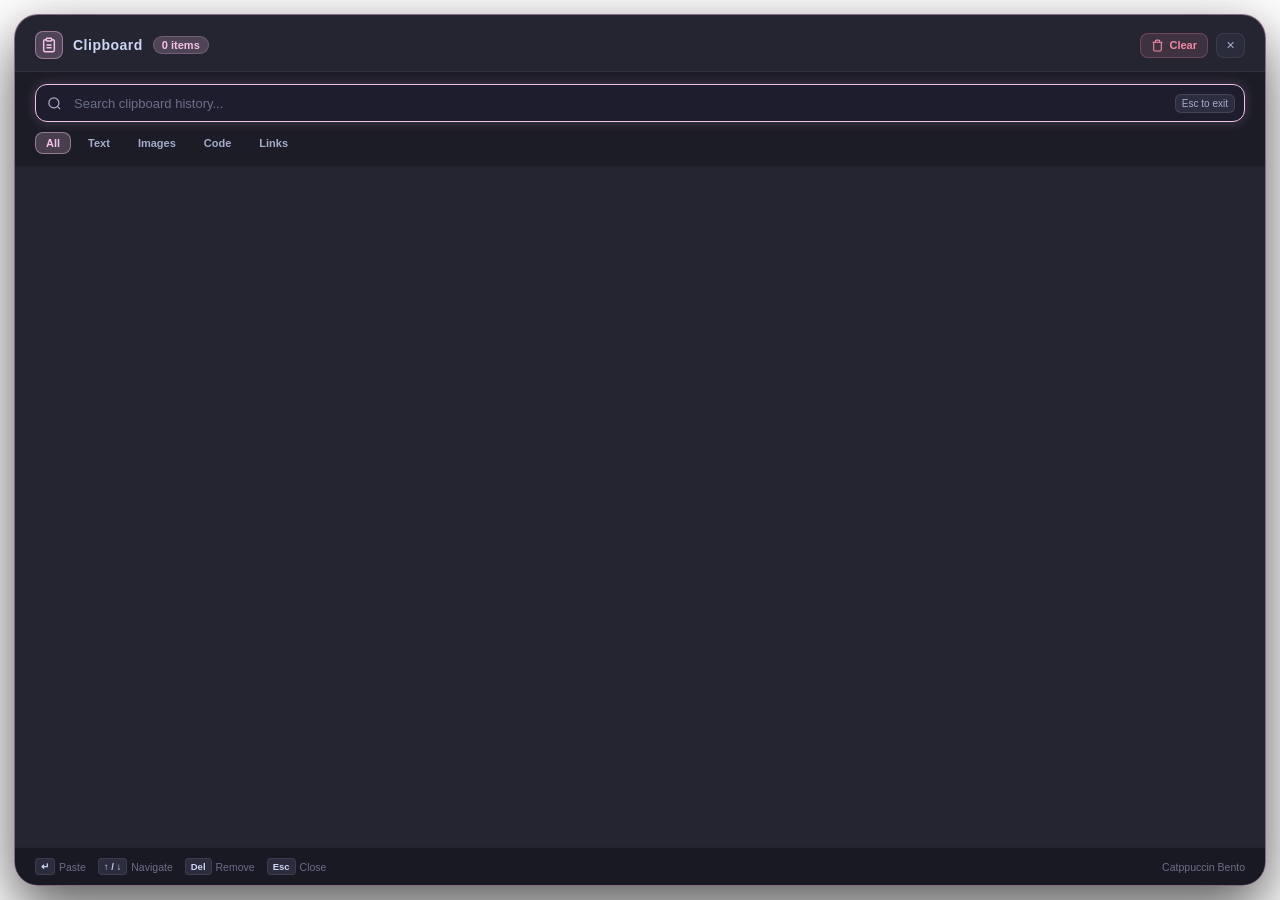
<file: .local/share/bento-clip/index.html>
<!DOCTYPE html>
<html lang="en">
<head>
    <meta charset="UTF-8">
    <meta name="viewport" content="width=device-width, initial-scale=1.0">
    <title>Clipboard</title>
    <style>
        :root {
            --flamingo: #f5c2e7;
            --mauve: #cba6f7;
            --accent: var(--flamingo);
            --border-active: rgba(245, 194, 231, 0.45);
            --border-subtle: rgba(245, 194, 231, 0.22);
            --glow: rgba(245, 194, 231, 0.20);
        }
        * {
            margin: 0;
            padding: 0;
            box-sizing: border-box;
            font-family: 'FiraCode Nerd Font', 'Fira Code', 'Inter', -apple-system, sans-serif;
            user-select: none;
        }

        body {
            width: 100vw;
            height: 100vh;
            background: transparent;
            overflow: hidden;
            display: flex;
            align-items: center;
            justify-content: center;
            padding: 14px;
        }

        /* --- Bento Container with Frosted Glass --- */
        .container {
            width: 100%;
            height: 100%;
            background: rgba(24, 24, 37, 0.94);
            border: 1px solid var(--border-active);
            border-radius: 24px;
            box-shadow: 0 24px 60px rgba(0, 0, 0, 0.65), 0 0 20px var(--glow);
            display: flex;
            flex-direction: column;
            overflow: hidden;
            backdrop-filter: blur(24px);
            -webkit-backdrop-filter: blur(24px);
        }

        /* --- Header --- */
        .header {
            padding: 16px 20px 12px 20px;
            display: flex;
            align-items: center;
            justify-content: space-between;
            border-bottom: 1px solid rgba(255, 255, 255, 0.06);
            gap: 12px;
        }

        .title-group {
            display: flex;
            align-items: center;
            gap: 10px;
        }

        .logo-icon {
            width: 28px;
            height: 28px;
            background: var(--glow);
            border: 1px solid var(--border-active);
            border-radius: 8px;
            display: flex;
            align-items: center;
            justify-content: center;
            color: var(--accent);
        }

        .title-text {
            font-size: 14px;
            font-weight: 700;
            letter-spacing: 0.5px;
            color: #cdd6f4;
        }

        .badge-count {
            font-size: 11px;
            font-weight: 600;
            background: var(--glow);
            border: 1px solid var(--border-subtle);
            color: var(--accent);
            padding: 2px 8px;
            border-radius: 12px;
        }

        .actions-group {
            display: flex;
            align-items: center;
            gap: 8px;
        }

        .btn-clear {
            background: rgba(243, 139, 168, 0.12);
            border: 1px solid rgba(243, 139, 168, 0.25);
            color: #f38ba8;
            font-size: 11px;
            font-weight: 600;
            padding: 5px 10px;
            border-radius: 8px;
            cursor: pointer;
            display: flex;
            align-items: center;
            gap: 5px;
            transition: all 0.2s ease;
        }

        .btn-clear:hover {
            background: rgba(243, 139, 168, 0.25);
            border-color: #f38ba8;
            transform: scale(1.02);
        }

        .btn-close {
            background: rgba(49, 50, 68, 0.6);
            border: 1px solid rgba(255, 255, 255, 0.08);
            color: #a6adc8;
            font-size: 11px;
            padding: 5px 9px;
            border-radius: 8px;
            cursor: pointer;
            transition: all 0.2s ease;
        }

        .btn-close:hover {
            color: #cdd6f4;
            background: rgba(49, 50, 68, 1);
        }

        /* --- Search & Filters --- */
        .controls-bar {
            padding: 12px 20px;
            display: flex;
            flex-direction: column;
            gap: 10px;
            border-bottom: 1px solid rgba(255, 255, 255, 0.04);
            background: rgba(17, 17, 27, 0.4);
        }

        .search-box {
            position: relative;
            width: 100%;
            height: 38px;
            display: flex;
            align-items: center;
        }

        .search-icon {
            position: absolute;
            left: 12px;
            color: #a6adc8;
            pointer-events: none;
            display: flex;
            align-items: center;
        }

        .search-input {
            width: 100%;
            height: 100%;
            background: rgba(30, 30, 46, 0.8);
            border: 1px solid rgba(255, 255, 255, 0.08);
            border-radius: 12px;
            padding: 0 85px 0 38px;
            color: #cdd6f4;
            font-size: 13px;
            outline: none;
            transition: border-color 0.2s ease, background 0.2s ease, box-shadow 0.2s ease;
        }

        .search-input:focus {
            border-color: var(--accent);
            background: rgba(30, 30, 46, 0.98);
            box-shadow: 0 0 12px var(--glow);
        }

        .search-input::placeholder {
            color: #6c7086;
        }

        .key-hint {
            position: absolute;
            right: 10px;
            font-size: 10px;
            background: rgba(49, 50, 68, 0.8);
            border: 1px solid rgba(255, 255, 255, 0.1);
            color: #a6adc8;
            padding: 3px 6px;
            border-radius: 6px;
            pointer-events: none;
        }

        /* --- Filter Tabs --- */
        .filter-tabs {
            display: flex;
            align-items: center;
            gap: 6px;
        }

        .tab-btn {
            background: transparent;
            border: 1px solid transparent;
            color: #a6adc8;
            font-size: 11px;
            font-weight: 600;
            padding: 4px 10px;
            border-radius: 8px;
            cursor: pointer;
            transition: all 0.2s ease;
            display: flex;
            align-items: center;
            gap: 5px;
        }

        .tab-btn:hover {
            color: #cdd6f4;
            background: rgba(49, 50, 68, 0.5);
        }

        .tab-btn.active {
            background: var(--glow);
            border-color: var(--border-active);
            color: var(--accent);
        }

        /* --- Item List Area --- */
        .list-container {
            flex: 1;
            overflow-y: auto;
            padding: 14px 20px;
            display: flex;
            flex-direction: column;
            gap: 10px;
        }

        .list-container::-webkit-scrollbar {
            width: 6px;
        }
        .list-container::-webkit-scrollbar-thumb {
            background: var(--glow);
            border-radius: 4px;
        }
        .list-container::-webkit-scrollbar-thumb:hover {
            background: var(--border-active);
        }

        /* --- Bento Clipboard Card --- */
        .clip-card {
            background: rgba(30, 30, 46, 0.75);
            border: 1px solid rgba(255, 255, 255, 0.06);
            border-radius: 14px;
            padding: 12px 14px;
            display: flex;
            flex-direction: column;
            gap: 8px;
            cursor: pointer;
            transition: transform 0.18s cubic-bezier(0.16, 1, 0.3, 1), border-color 0.18s ease, background 0.18s ease, box-shadow 0.18s ease;
            position: relative;
        }

        .clip-card:hover {
            background: rgba(30, 30, 46, 0.95);
            border-color: var(--border-active);
            transform: translateY(-2px);
            box-shadow: 0 8px 20px rgba(0, 0, 0, 0.35);
        }

        .clip-card.selected {
            background: rgba(30, 30, 46, 1);
            border-color: var(--accent);
            box-shadow: 0 0 16px var(--glow), 0 8px 20px rgba(0, 0, 0, 0.4);
            transform: translateY(-2px);
        }

        .card-meta {
            display: flex;
            align-items: center;
            justify-content: space-between;
            font-size: 11px;
        }

        .meta-left {
            display: flex;
            align-items: center;
            gap: 8px;
        }

        .type-badge {
            font-size: 9.5px;
            font-weight: 700;
            padding: 2px 6px;
            border-radius: 6px;
            text-transform: uppercase;
            letter-spacing: 0.5px;
        }

        .badge-text { background: rgba(205, 214, 244, 0.12); color: #cdd6f4; border: 1px solid rgba(205, 214, 244, 0.25); }
        .badge-image { background: rgba(166, 227, 161, 0.15); color: #a6e3a1; border: 1px solid rgba(166, 227, 161, 0.3); }
        .badge-url { background: rgba(250, 179, 135, 0.15); color: #fab387; border: 1px solid rgba(250, 179, 135, 0.3); }
        .badge-code { background: rgba(137, 180, 250, 0.15); color: #89b4fa; border: 1px solid rgba(137, 180, 250, 0.3); }

        .time-text {
            color: #6c7086;
        }

        .meta-actions {
            display: flex;
            align-items: center;
            gap: 6px;
            opacity: 0;
            transition: opacity 0.15s ease;
        }

        .clip-card:hover .meta-actions, .clip-card.selected .meta-actions {
            opacity: 1;
        }

        .action-btn {
            background: transparent;
            border: none;
            color: #a6adc8;
            padding: 3px;
            border-radius: 4px;
            cursor: pointer;
            display: flex;
            align-items: center;
            justify-content: center;
            transition: color 0.15s ease, background 0.15s ease;
        }

        .action-btn:hover {
            color: var(--accent);
            background: rgba(255, 255, 255, 0.08);
        }

        .action-btn.del-btn:hover {
            color: #f38ba8;
            background: rgba(243, 139, 168, 0.15);
        }

        /* --- Card Content --- */
        .content-text {
            font-size: 12.5px;
            line-height: 1.5;
            color: #bac2de;
            word-break: break-word;
            display: -webkit-box;
            -webkit-line-clamp: 3;
            -webkit-box-orient: vertical;
            overflow: hidden;
            white-space: pre-wrap;
        }

        .content-code {
            font-family: 'FiraCode Nerd Font', monospace;
            background: rgba(17, 17, 27, 0.65);
            border: 1px solid rgba(255, 255, 255, 0.04);
            border-radius: 8px;
            padding: 8px 10px;
            color: #89b4fa;
            font-size: 12px;
            line-height: 1.45;
            overflow: hidden;
            display: -webkit-box;
            -webkit-line-clamp: 3;
            -webkit-box-orient: vertical;
            white-space: pre;
        }

        .content-url {
            color: #fab387;
            text-decoration: underline;
            text-underline-offset: 2px;
        }

        /* --- Image Card Thumbnail Preview --- */
        .image-preview-wrapper {
            width: 100%;
            max-height: 220px;
            border-radius: 10px;
            overflow: hidden;
            background: rgba(17, 17, 27, 0.6);
            border: 1px solid rgba(255, 255, 255, 0.05);
            display: flex;
            align-items: center;
            justify-content: center;
        }

        .image-preview-wrapper img {
            max-width: 100%;
            max-height: 220px;
            object-fit: contain;
            border-radius: 8px;
            display: block;
        }

        .empty-state {
            flex: 1;
            display: flex;
            flex-direction: column;
            align-items: center;
            justify-content: center;
            gap: 12px;
            color: #6c7086;
            font-size: 13px;
            text-align: center;
            padding: 40px;
        }

        .empty-icon {
            width: 48px;
            height: 48px;
            color: #45475a;
        }

        /* --- Footer Info --- */
        .footer {
            padding: 10px 20px;
            background: rgba(17, 17, 27, 0.6);
            border-top: 1px solid rgba(255, 255, 255, 0.04);
            display: flex;
            align-items: center;
            justify-content: space-between;
            font-size: 10.5px;
            color: #6c7086;
        }

        .footer-hints {
            display: flex;
            align-items: center;
            gap: 12px;
        }

        .hint-pill {
            display: flex;
            align-items: center;
            gap: 4px;
        }

        .hint-key {
            background: rgba(49, 50, 68, 0.8);
            border: 1px solid rgba(255, 255, 255, 0.08);
            color: #cdd6f4;
            padding: 2px 5px;
            border-radius: 4px;
            font-size: 9.5px;
            font-weight: 600;
        }
    </style>
</head>
<body>
    <div class="container">
        <!-- Header -->
        <div class="header">
            <div class="title-group">
                <div class="logo-icon">
                    <svg width="16" height="16" viewBox="0 0 24 24" fill="none" stroke="currentColor" stroke-width="2.2" stroke-linecap="round" stroke-linejoin="round">
                        <rect x="8" y="2" width="8" height="4" rx="1" ry="1"/>
                        <path d="M16 4h2a2 2 0 0 1 2 2v14a2 2 0 0 1-2 2H6a2 2 0 0 1-2-2V6a2 2 0 0 1 2-2h2"/>
                        <path d="M9 12h6"/>
                        <path d="M9 16h6"/>
                    </svg>
                </div>
                <span class="title-text">Clipboard</span>
                <span class="badge-count" id="badge-count">0 items</span>
            </div>
            <div class="actions-group">
                <button class="btn-clear" onclick="clearAllItems()" title="Clear all history">
                    <svg width="13" height="13" viewBox="0 0 24 24" fill="none" stroke="currentColor" stroke-width="2">
                        <polyline points="3 6 5 6 21 6"/>
                        <path d="M19 6v14a2 2 0 0 1-2 2H7a2 2 0 0 1-2-2V6m3 0V4a2 2 0 0 1 2-2h4a2 2 0 0 1 2 2v2"/>
                    </svg>
                    <span>Clear</span>
                </button>
                <button class="btn-close" onclick="closePopup()">✕</button>
            </div>
        </div>

        <!-- Controls: Search & Filter Tabs -->
        <div class="controls-bar">
            <div class="search-box">
                <span class="search-icon">
                    <svg width="15" height="15" viewBox="0 0 24 24" fill="none" stroke="currentColor" stroke-width="2">
                        <circle cx="11" cy="11" r="8"/>
                        <line x1="21" y1="21" x2="16.65" y2="16.65"/>
                    </svg>
                </span>
                <input type="text" id="search-inp" class="search-input" placeholder="Search clipboard history..." autocomplete="off">
                <span class="key-hint">Esc to exit</span>
            </div>

            <div class="filter-tabs">
                <button class="tab-btn active" data-type="all" onclick="setFilter('all')">
                    <span>All</span>
                </button>
                <button class="tab-btn" data-type="text" onclick="setFilter('text')">
                    <span>Text</span>
                </button>
                <button class="tab-btn" data-type="image" onclick="setFilter('image')">
                    <span>Images</span>
                </button>
                <button class="tab-btn" data-type="code" onclick="setFilter('code')">
                    <span>Code</span>
                </button>
                <button class="tab-btn" data-type="url" onclick="setFilter('url')">
                    <span>Links</span>
                </button>
            </div>
        </div>

        <!-- Scrollable List Area -->
        <div class="list-container" id="list-container">
            <!-- Dynamically populated -->
        </div>

        <!-- Footer -->
        <div class="footer">
            <div class="footer-hints">
                <div class="hint-pill"><span class="hint-key">↵</span><span>Paste</span></div>
                <div class="hint-pill"><span class="hint-key">↑ / ↓</span><span>Navigate</span></div>
                <div class="hint-pill"><span class="hint-key">Del</span><span>Remove</span></div>
                <div class="hint-pill"><span class="hint-key">Esc</span><span>Close</span></div>
            </div>
            <span>Catppuccin Bento</span>
        </div>
    </div>

    <script>
        let allItems = [];
        let filteredItems = [];
        let activeFilter = 'all';
        let selectedIndex = 0;

        function renderClipboard(items) {
            allItems = items || [];
            applyFilterAndRender();
        }

        function setFilter(type) {
            activeFilter = type;
            document.querySelectorAll('.tab-btn').forEach(btn => {
                btn.classList.toggle('active', btn.dataset.type === type);
            });
            applyFilterAndRender();
        }

        function applyFilterAndRender() {
            const query = document.getElementById('search-inp').value.toLowerCase().trim();

            filteredItems = allItems.filter(item => {
                if (activeFilter !== 'all') {
                    if (activeFilter === 'text' && item.type !== 'text') return false;
                    if (activeFilter === 'image' && item.type !== 'image') return false;
                    if (activeFilter === 'code' && item.type !== 'code') return false;
                    if (activeFilter === 'url' && item.type !== 'url') return false;
                }
                if (query.length > 0) {
                    if (item.type === 'image') {
                        return 'image screenshot photo'.includes(query);
                    }
                    const text = (item.content || item.preview || '').toLowerCase();
                    return text.includes(query);
                }
                return true;
            });

            selectedIndex = 0;
            updateDOM();
        }

        function formatTime(timestamp) {
            const now = Math.floor(Date.now() / 1000);
            const diff = now - timestamp;
            if (diff < 60) return 'Just now';
            if (diff < 3600) return `${Math.floor(diff / 60)}m ago`;
            if (diff < 86400) return `${Math.floor(diff / 3600)}h ago`;
            return `${Math.floor(diff / 86400)}d ago`;
        }

        function escapeHTML(str) {
            if (!str) return '';
            return str.replace(/&/g, '&amp;')
                      .replace(/</g, '&lt;')
                      .replace(/>/g, '&gt;')
                      .replace(/"/g, '&quot;')
                      .replace(/'/g, '&#039;');
        }

        function updateDOM() {
            const container = document.getElementById('list-container');
            document.getElementById('badge-count').innerText = `${allItems.length} items`;

            if (filteredItems.length === 0) {
                container.innerHTML = `
                    <div class="empty-state">
                        <svg class="empty-icon" viewBox="0 0 24 24" fill="none" stroke="currentColor" stroke-width="1.5">
                            <rect x="8" y="2" width="8" height="4" rx="1" ry="1"/>
                            <path d="M16 4h2a2 2 0 0 1 2 2v14a2 2 0 0 1-2 2H6a2 2 0 0 1-2-2V6a2 2 0 0 1 2-2h2"/>
                            <path d="m9 14 2 2 4-4"/>
                        </svg>
                        <p>No clipboard items found</p>
                    </div>
                `;
                return;
            }

            let html = '';
            filteredItems.forEach((item, idx) => {
                const isSelected = idx === selectedIndex;
                const timeStr = formatTime(item.timestamp);

                if (item.type === 'image') {
                    const dim = (item.img_width && item.img_height) ? `${item.img_width}×${item.img_height}` : 'PNG Image';
                    html += `
                        <div class="clip-card ${isSelected ? 'selected' : ''}" data-idx="${idx}" onclick="pasteItem(${item.id})">
                            <div class="card-meta">
                                <div class="meta-left">
                                    <span class="type-badge badge-image">IMG</span>
                                    <span class="time-text">${dim} • ${timeStr}</span>
                                </div>
                                <div class="meta-actions">
                                    <button class="action-btn del-btn" onclick="event.stopPropagation(); deleteItem(${item.id})" title="Delete">
                                        <svg width="12" height="12" viewBox="0 0 24 24" fill="none" stroke="currentColor" stroke-width="2.2"><line x1="18" y1="6" x2="6" y2="18"/><line x1="6" y1="6" x2="18" y2="18"/></svg>
                                    </button>
                                </div>
                            </div>
                            <div class="image-preview-wrapper">
                                <img src="file://${item.preview}" alt="Screenshot" loading="lazy">
                            </div>
                        </div>
                    `;
                } else if (item.type === 'code') {
                    html += `
                        <div class="clip-card ${isSelected ? 'selected' : ''}" data-idx="${idx}" onclick="pasteItem(${item.id})">
                            <div class="card-meta">
                                <div class="meta-left">
                                    <span class="type-badge badge-code">CODE</span>
                                    <span class="time-text">${item.char_count} chars • ${timeStr}</span>
                                </div>
                                <div class="meta-actions">
                                    <button class="action-btn del-btn" onclick="event.stopPropagation(); deleteItem(${item.id})" title="Delete">
                                        <svg width="12" height="12" viewBox="0 0 24 24" fill="none" stroke="currentColor" stroke-width="2.2"><line x1="18" y1="6" x2="6" y2="18"/><line x1="6" y1="6" x2="18" y2="18"/></svg>
                                    </button>
                                </div>
                            </div>
                            <div class="content-code">${escapeHTML(item.preview)}</div>
                        </div>
                    `;
                } else if (item.type === 'url') {
                    html += `
                        <div class="clip-card ${isSelected ? 'selected' : ''}" data-idx="${idx}" onclick="pasteItem(${item.id})">
                            <div class="card-meta">
                                <div class="meta-left">
                                    <span class="type-badge badge-url">LINK</span>
                                    <span class="time-text">${timeStr}</span>
                                </div>
                                <div class="meta-actions">
                                    <button class="action-btn del-btn" onclick="event.stopPropagation(); deleteItem(${item.id})" title="Delete">
                                        <svg width="12" height="12" viewBox="0 0 24 24" fill="none" stroke="currentColor" stroke-width="2.2"><line x1="18" y1="6" x2="6" y2="18"/><line x1="6" y1="6" x2="18" y2="18"/></svg>
                                    </button>
                                </div>
                            </div>
                            <div class="content-text content-url">${escapeHTML(item.preview)}</div>
                        </div>
                    `;
                } else {
                    html += `
                        <div class="clip-card ${isSelected ? 'selected' : ''}" data-idx="${idx}" onclick="pasteItem(${item.id})">
                            <div class="card-meta">
                                <div class="meta-left">
                                    <span class="type-badge badge-text">TXT</span>
                                    <span class="time-text">${item.char_count} chars • ${timeStr}</span>
                                </div>
                                <div class="meta-actions">
                                    <button class="action-btn del-btn" onclick="event.stopPropagation(); deleteItem(${item.id})" title="Delete">
                                        <svg width="12" height="12" viewBox="0 0 24 24" fill="none" stroke="currentColor" stroke-width="2.2"><line x1="18" y1="6" x2="6" y2="18"/><line x1="6" y1="6" x2="18" y2="18"/></svg>
                                    </button>
                                </div>
                            </div>
                            <div class="content-text">${escapeHTML(item.preview)}</div>
                        </div>
                    `;
                }
            });

            container.innerHTML = html;

            // Scroll selected card into view smoothly
            const selectedElem = container.children[selectedIndex];
            if (selectedElem) {
                selectedElem.scrollIntoView({ block: 'nearest', behavior: 'smooth' });
            }
        }

        function sendPython(action, id = null) {
            if (window.webkit && window.webkit.messageHandlers && window.webkit.messageHandlers.clip) {
                window.webkit.messageHandlers.clip.postMessage(JSON.stringify({ action, id }));
            }
        }

        function pasteItem(id) {
            sendPython('paste', id);
        }

        function deleteItem(id) {
            sendPython('delete', id);
        }

        function clearAllItems() {
            sendPython('clear_all');
        }

        function closePopup() {
            sendPython('close');
        }

        // --- Keyboard Navigation ---
        document.addEventListener('keydown', (e) => {
            if (e.key === 'Escape') {
                closePopup();
                return;
            }

            if (e.key === 'ArrowDown') {
                e.preventDefault();
                if (filteredItems.length > 0) {
                    selectedIndex = (selectedIndex + 1) % filteredItems.length;
                    updateDOMSelection();
                }
                return;
            }

            if (e.key === 'ArrowUp') {
                e.preventDefault();
                if (filteredItems.length > 0) {
                    selectedIndex = (selectedIndex - 1 + filteredItems.length) % filteredItems.length;
                    updateDOMSelection();
                }
                return;
            }

            if (e.key === 'Enter') {
                e.preventDefault();
                if (filteredItems[selectedIndex]) {
                    pasteItem(filteredItems[selectedIndex].id);
                }
                return;
            }

            if (e.key === 'Delete' || (e.shiftKey && e.key === 'Backspace')) {
                e.preventDefault();
                if (filteredItems[selectedIndex]) {
                    deleteItem(filteredItems[selectedIndex].id);
                }
                return;
            }
        });

        function updateDOMSelection() {
            const cards = document.querySelectorAll('.clip-card');
            cards.forEach((c, idx) => {
                c.classList.toggle('selected', idx === selectedIndex);
            });
            const sel = cards[selectedIndex];
            if (sel) {
                sel.scrollIntoView({ block: 'nearest', behavior: 'smooth' });
            }
        }

        document.getElementById('search-inp').addEventListener('input', () => {
            applyFilterAndRender();
        });

        window.setTheme = function(theme) {
            if (!theme) return;
            const root = document.documentElement;
            if (theme.primary) {
                root.style.setProperty('--flamingo', theme.primary);
                root.style.setProperty('--accent', theme.primary);
            }
            if (theme.secondary) {
                root.style.setProperty('--mauve', theme.secondary);
            }
            if (theme.border_active) {
                root.style.setProperty('--border-active', theme.border_active);
            }
            if (theme.border_subtle) {
                root.style.setProperty('--border-subtle', theme.border_subtle);
            }
            if (theme.accent_subtle) {
                root.style.setProperty('--glow', theme.accent_subtle);
            }
        };

        window.onload = () => {
            document.getElementById('search-inp').focus();
            sendPython('ready');
        };
    </script>
</body>
</html>
</file>
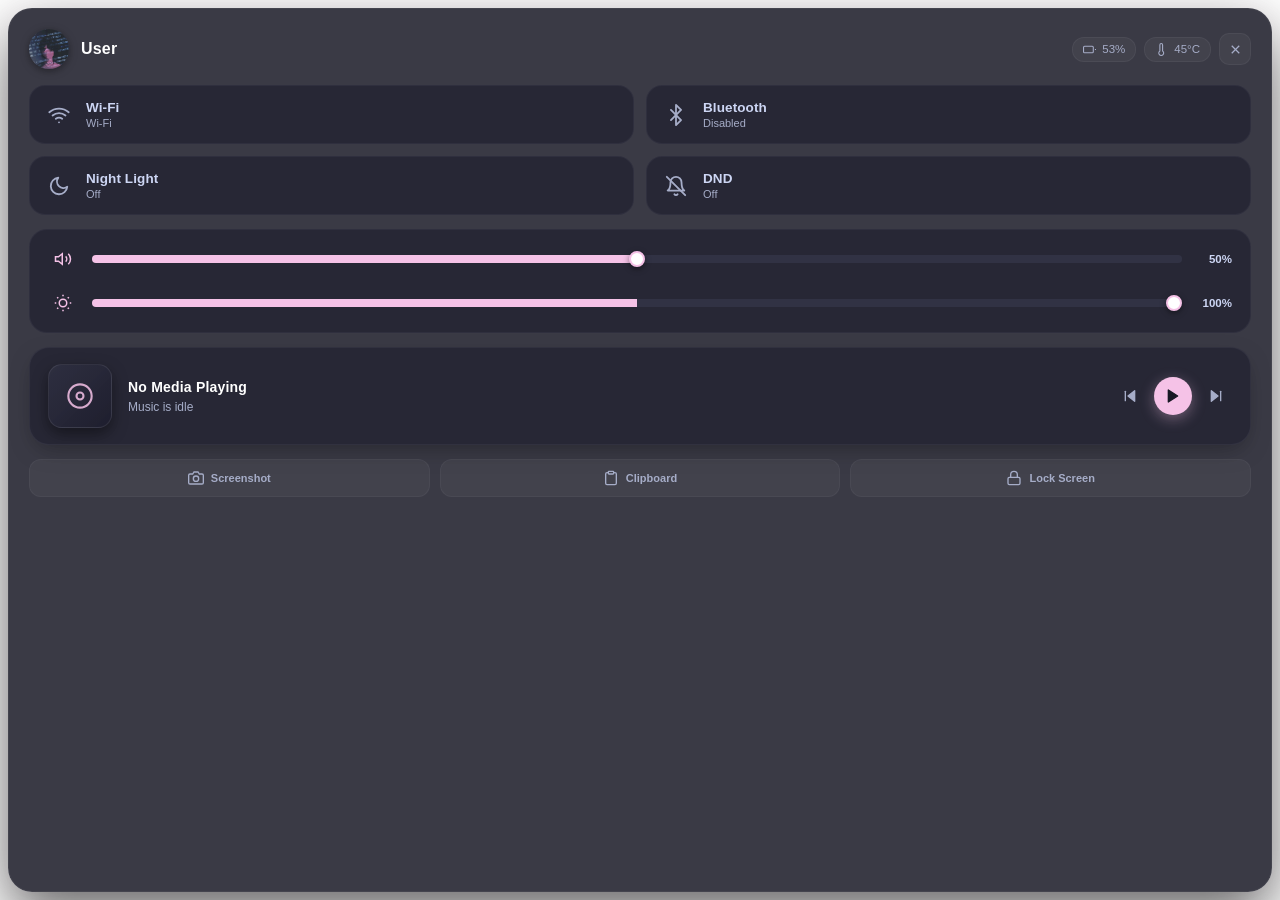
<file: .local/share/bento-control/index.html>
<!DOCTYPE html>
<html lang="en">
<head>
  <meta charset="UTF-8">
  <meta name="viewport" content="width=device-width, initial-scale=1.0">
  <title>Bento Bento Control Center</title>
  <style>
    :root {
      --bg-base: rgba(24, 24, 37, 0.85);
      --card-bg: rgba(30, 30, 46, 0.65);
      --card-hover: rgba(49, 50, 68, 0.75);
      
      --accent: #f5c2e7;
      --accent-subtle: rgba(245, 194, 231, 0.14);
      --accent-glow: rgba(245, 194, 231, 0.35);
      --border-subtle: rgba(255, 255, 255, 0.05);
      --border-active: rgba(245, 194, 231, 0.45);
      
      --flamingo: #f5c2e7;
      --mauve: #cba6f7;
      --pink: #f5c2e7;
      --peach: #fab387;
      --yellow: #f9e2af;
      --green: #a6e3a1;
      --teal: #94e2d5;
      --sapphire: #74c7ec;
      --blue: #89b4fa;
      --red: #f38ba8;
      
      --text: #cdd6f4;
      --subtext: #a6adc8;
      --surface0: #313244;
      --surface1: #45475a;
      --mantle: #181825;
    }

    * {
      box-sizing: border-box;
      margin: 0;
      padding: 0;
      user-select: none;
      -webkit-user-select: none;
    }

    body {
      width: 100vw;
      height: 100vh;
      background: transparent;
      font-family: -apple-system, BlinkMacSystemFont, "JetBrains Mono", "SF Pro Display", "Inter", sans-serif;
      color: var(--text);
      overflow: hidden;
      display: flex;
      justify-content: center;
      align-items: center;
      padding: 8px;
    }

    .container {
      width: 100%;
      height: 100%;
      background: var(--bg-base);
      backdrop-filter: blur(32px) saturate(190%);
      -webkit-backdrop-filter: blur(32px) saturate(190%);
      border: 1px solid var(--border-subtle);
      border-radius: 24px;
      box-shadow: 0 24px 60px rgba(0, 0, 0, 0.6), 0 0 25px rgba(245, 194, 231, 0.08);
      display: flex;
      flex-direction: column;
      padding: 20px;
      gap: 14px;
      animation: modalFadeIn 0.22s cubic-bezier(0.16, 1, 0.3, 1);
    }

    @keyframes modalFadeIn {
      from {
        opacity: 0;
        transform: translateY(-8px) scale(0.98);
      }
      to {
        opacity: 1;
        transform: translateY(0) scale(1);
      }
    }

    /* ----------------------------------------------------
       1. HEADER ROW: Clear hierarchy, Bold username, Subtle stats
       ---------------------------------------------------- */
    .header {
      display: flex;
      align-items: center;
      justify-content: space-between;
      padding-bottom: 2px;
    }

    .user-profile {
      display: flex;
      align-items: center;
      gap: 12px;
    }

    .avatar-ring {
      width: 40px;
      height: 40px;
      border-radius: 50%;
      display: flex;
      align-items: center;
      justify-content: center;
      overflow: hidden;
      flex-shrink: 0;
      box-shadow: 0 2px 8px rgba(0, 0, 0, 0.4);
    }

    .avatar-img {
      width: 100%;
      height: 100%;
      object-fit: cover;
      display: block;
    }

    .user-meta {
      display: flex;
      flex-direction: column;
    }

    .user-name {
      font-size: 16px;
      font-weight: 700;
      letter-spacing: 0.2px;
      color: #ffffff;
    }

    .system-stats {
      display: flex;
      align-items: center;
      gap: 8px;
    }

    .stat-pill {
      background: rgba(255, 255, 255, 0.04);
      border: 1px solid rgba(255, 255, 255, 0.05);
      padding: 5px 10px;
      border-radius: 12px;
      font-size: 11.5px;
      font-weight: 500;
      display: flex;
      align-items: center;
      gap: 6px;
      color: var(--subtext);
      transition: all 0.2s ease;
    }

    .stat-pill:hover {
      background: rgba(255, 255, 255, 0.08);
      color: var(--text);
    }

    .stat-pill svg {
      width: 13px;
      height: 13px;
      fill: none;
      stroke: currentColor;
      stroke-width: 2;
    }

    .stat-pill svg.charging-bolt {
      width: 13px;
      height: 13px;
      fill: var(--accent) !important;
      stroke: var(--accent) !important;
      stroke-width: 1px;
      filter: drop-shadow(0 0 5px var(--accent));
      display: inline-block;
      margin-left: 2px;
      animation: pulse-charge 2s infinite ease-in-out;
    }

    @keyframes pulse-charge {
      0%, 100% { opacity: 0.85; transform: scale(1); }
      50% { opacity: 1; transform: scale(1.18); filter: drop-shadow(0 0 8px var(--accent)); }
    }

    .stat-pill svg.charging-bolt.hidden {
      display: none !important;
    }

    .btn-icon {
      background: rgba(255, 255, 255, 0.04);
      border: 1px solid rgba(255, 255, 255, 0.05);
      color: var(--subtext);
      width: 32px;
      height: 32px;
      border-radius: 10px;
      display: flex;
      align-items: center;
      justify-content: center;
      cursor: pointer;
      transition: all 0.2s ease;
    }

    .btn-icon:hover {
      background: rgba(255, 255, 255, 0.1);
      color: #ffffff;
      transform: scale(1.05);
    }

    .btn-icon svg {
      width: 15px;
      height: 15px;
      stroke: currentColor;
      fill: none;
      stroke-width: 2;
    }

    /* ----------------------------------------------------
       2. TOGGLE GRID: Stateful 2x2 grid
          - Drop nested icon squircle boxes
          - Icon sits directly on card with tinting
          - Clean surface separation, no border clutter
       ---------------------------------------------------- */
    .toggle-grid {
      display: grid;
      grid-template-columns: 1fr 1fr;
      gap: 12px;
    }

    .toggle-card {
      background: var(--card-bg);
      border: 1px solid rgba(255, 255, 255, 0.04);
      border-radius: 16px;
      padding: 14px 16px;
      display: flex;
      align-items: center;
      gap: 14px;
      cursor: pointer;
      position: relative;
      overflow: hidden;
      transition: all 0.22s cubic-bezier(0.16, 1, 0.3, 1);
    }

    .toggle-card:hover {
      background: var(--card-hover);
      border-color: rgba(255, 255, 255, 0.08);
      transform: translateY(-1px);
    }

    .toggle-card:active {
      transform: scale(0.98);
    }

    .toggle-card.active {
      background: var(--accent-subtle);
      border-color: var(--border-active);
      box-shadow: 0 4px 20px -4px var(--accent-glow);
    }

    /* Direct icon placement: no nested squircle */
    .toggle-icon-box {
      width: 26px;
      height: 26px;
      background: transparent !important;
      border-radius: 0 !important;
      box-shadow: none !important;
      display: flex;
      align-items: center;
      justify-content: center;
      flex-shrink: 0;
    }

    .toggle-icon-box svg {
      width: 22px;
      height: 22px;
      stroke: var(--subtext);
      fill: none;
      stroke-width: 2;
      stroke-linecap: round;
      stroke-linejoin: round;
      transition: stroke 0.2s ease, transform 0.2s ease, filter 0.2s ease;
    }

    .toggle-card:hover .toggle-icon-box svg {
      stroke: var(--text);
      transform: scale(1.06);
    }

    .toggle-card.active .toggle-icon-box svg {
      stroke: var(--accent);
      filter: drop-shadow(0 0 6px var(--accent-glow));
    }

    .toggle-info {
      display: flex;
      flex-direction: column;
      overflow: hidden;
      min-width: 0;
    }

    .toggle-title {
      font-size: 13.5px;
      font-weight: 600;
      color: var(--text);
      letter-spacing: 0.1px;
    }

    .toggle-card.active .toggle-title {
      color: #ffffff;
      font-weight: 700;
    }

    .toggle-status {
      font-size: 11px;
      font-weight: 500;
      color: var(--subtext);
      white-space: nowrap;
      overflow: hidden;
      text-overflow: ellipsis;
      margin-top: 2px;
    }

    .toggle-card.active .toggle-status {
      color: var(--accent);
      font-weight: 600;
    }

    /* ----------------------------------------------------
       3. SLIDERS: Connected control group, unified accent fill
       ---------------------------------------------------- */
    .sliders-card {
      background: var(--card-bg);
      border: 1px solid rgba(255, 255, 255, 0.04);
      border-radius: 18px;
      padding: 14px 18px;
      display: flex;
      flex-direction: column;
      gap: 14px;
    }

    .slider-group {
      display: flex;
      align-items: center;
      gap: 14px;
    }

    .slider-btn {
      width: 30px;
      height: 30px;
      border-radius: 8px;
      background: transparent;
      border: none;
      color: var(--accent);
      display: flex;
      align-items: center;
      justify-content: center;
      cursor: pointer;
      flex-shrink: 0;
      transition: all 0.2s ease;
    }

    .slider-btn:hover {
      background: rgba(255, 255, 255, 0.06);
      transform: scale(1.08);
    }

    .slider-btn.muted {
      color: var(--red);
    }

    .slider-btn svg {
      width: 18px;
      height: 18px;
      stroke: currentColor;
      fill: none;
      stroke-width: 2;
    }

    .range-wrap {
      flex: 1;
      display: flex;
      align-items: center;
      position: relative;
    }

    input[type="range"] {
      -webkit-appearance: none;
      width: 100%;
      height: 20px;
      background: transparent;
      outline: none;
      cursor: pointer;
      margin: 0;
      padding: 0;
      --slider-color: var(--accent);
    }

    input[type="range"]::-webkit-slider-runnable-track {
      width: 100%;
      height: 8px;
      border-radius: 9999px;
      background: linear-gradient(to right, var(--slider-color) var(--slider-pct, 50%), var(--surface0) var(--slider-pct, 50%));
    }

    input[type="range"]::-webkit-slider-thumb {
      -webkit-appearance: none;
      width: 16px;
      height: 16px;
      border-radius: 50%;
      background: #ffffff;
      border: 2.5px solid var(--slider-color);
      box-shadow: 0 2px 6px rgba(0, 0, 0, 0.45);
      margin-top: -4px;
      cursor: pointer;
      transition: transform 0.15s ease, box-shadow 0.15s ease;
    }

    input[type="range"]:hover::-webkit-slider-thumb {
      transform: scale(1.15);
      box-shadow: 0 2px 8px rgba(0, 0, 0, 0.6), 0 0 10px var(--accent-glow);
    }

    input[type="range"]:active::-webkit-slider-thumb {
      transform: scale(1.25);
    }

    .slider-val {
      font-size: 11.5px;
      font-weight: 600;
      min-width: 36px;
      text-align: right;
      color: var(--text);
    }

    /* ----------------------------------------------------
       4. MEDIA PLAYER: Hero section with 64px art & breathing room
       ---------------------------------------------------- */
    .media-card {
      background: var(--card-bg);
      border: 1px solid rgba(255, 255, 255, 0.05);
      border-radius: 20px;
      padding: 16px 18px;
      display: flex;
      align-items: center;
      gap: 16px;
      position: relative;
      overflow: hidden;
      box-shadow: 0 8px 24px -6px rgba(0, 0, 0, 0.35);
      transition: all 0.25s cubic-bezier(0.16, 1, 0.3, 1);
    }

    .media-card:hover {
      background: var(--card-hover);
      border-color: rgba(255, 255, 255, 0.09);
    }

    .media-art {
      width: 64px;
      height: 64px;
      border-radius: 14px;
      background: linear-gradient(135deg, rgba(49, 50, 68, 0.8), rgba(30, 30, 46, 0.9));
      display: flex;
      align-items: center;
      justify-content: center;
      flex-shrink: 0;
      overflow: hidden;
      box-shadow: 0 6px 16px rgba(0, 0, 0, 0.45);
      border: 1px solid rgba(255, 255, 255, 0.08);
    }

    .media-art img {
      width: 100%;
      height: 100%;
      object-fit: cover;
      display: block;
    }

    .media-art svg {
      width: 28px;
      height: 28px;
      stroke: var(--accent);
      fill: none;
      stroke-width: 1.8;
      opacity: 0.85;
    }

    .media-details {
      flex: 1;
      overflow: hidden;
      display: flex;
      flex-direction: column;
      justify-content: center;
      min-width: 0;
    }

    .media-title {
      font-size: 14px;
      font-weight: 700;
      color: #ffffff;
      letter-spacing: 0.2px;
      white-space: nowrap;
      overflow: hidden;
      text-overflow: ellipsis;
      line-height: 1.3;
    }

    .media-artist {
      font-size: 12px;
      font-weight: 500;
      color: var(--subtext);
      white-space: nowrap;
      overflow: hidden;
      text-overflow: ellipsis;
      margin-top: 3px;
    }

    .media-controls {
      display: flex;
      align-items: center;
      gap: 8px;
      flex-shrink: 0;
    }

    .btn-media {
      background: transparent;
      border: none;
      color: var(--subtext);
      cursor: pointer;
      display: flex;
      align-items: center;
      justify-content: center;
      width: 32px;
      height: 32px;
      border-radius: 50%;
      transition: all 0.2s cubic-bezier(0.16, 1, 0.3, 1);
    }

    .btn-media:hover {
      color: #ffffff;
      background: rgba(255, 255, 255, 0.08);
      transform: scale(1.1);
    }

    .btn-media:active {
      transform: scale(0.94);
    }

    .btn-media svg {
      width: 16px;
      height: 16px;
      fill: currentColor;
      stroke: currentColor;
      stroke-width: 2;
      stroke-linecap: round;
      stroke-linejoin: round;
      display: block;
    }

    .btn-media.play-pause {
      width: 38px;
      height: 38px;
      background: var(--accent);
      color: var(--mantle);
      box-shadow: 0 4px 14px var(--accent-glow);
    }

    .btn-media.play-pause:hover {
      transform: scale(1.08);
      filter: brightness(1.12);
      box-shadow: 0 6px 18px var(--accent-glow);
    }

    .btn-media.play-pause:active {
      transform: scale(0.96);
    }

    .btn-media.play-pause svg {
      width: 16px;
      height: 16px;
      stroke: var(--mantle);
      fill: var(--mantle);
      stroke-width: 2;
      stroke-linecap: round;
      stroke-linejoin: round;
    }

    /* ----------------------------------------------------
       5. QUICK ACTIONS: Differentiated from toggles
          - Horizontal flatter button-like pill treatment
          - Clear affordance as fire-once action buttons
       ---------------------------------------------------- */
    .actions-grid {
      display: grid;
      grid-template-columns: 1fr 1fr 1fr;
      gap: 10px;
    }

    .action-btn {
      background: rgba(255, 255, 255, 0.04);
      border: 1px solid rgba(255, 255, 255, 0.04);
      border-radius: 12px;
      padding: 10px 8px;
      display: flex;
      flex-direction: row;
      align-items: center;
      justify-content: center;
      gap: 7px;
      cursor: pointer;
      transition: all 0.2s ease;
      color: var(--subtext);
    }

    .action-btn:hover {
      background: rgba(255, 255, 255, 0.08);
      border-color: rgba(255, 255, 255, 0.1);
      color: #ffffff;
      transform: translateY(-1px);
    }

    .action-btn:active {
      transform: scale(0.96);
    }

    .action-btn svg {
      width: 16px;
      height: 16px;
      stroke: var(--subtext);
      fill: none;
      stroke-width: 2;
      transition: stroke 0.2s ease;
    }

    .action-btn:hover svg {
      stroke: var(--accent);
    }

    .action-btn span {
      font-size: 11px;
      font-weight: 600;
      color: inherit;
    }
  </style>
</head>
<body>

  <div class="container">
    <!-- Top Header -->
    <div class="header">
      <div class="user-profile">
        <div class="avatar-ring">
          <img src="avatar.jpeg" alt="avatar" class="avatar-img" id="userAvatar">
        </div>
        <div class="user-meta">
          <span class="user-name" id="userNameLabel">User</span>
        </div>
      </div>

      <div class="system-stats">
        <div class="stat-pill" id="batPill" title="Battery">
          <svg viewBox="0 0 24 24"><rect x="1" y="6" width="18" height="12" rx="2" ry="2"></rect><line x1="23" y1="11" x2="23" y2="13"></line></svg>
          <span id="batPct">53%</span>
          <svg id="batChargingIcon" class="charging-bolt hidden" viewBox="0 0 24 24"><polygon points="13 2 3 14 12 14 11 22 21 10 12 10 13 2"></polygon></svg>
        </div>
        <div class="stat-pill" id="tempPill" title="CPU Temperature">
          <svg viewBox="0 0 24 24"><path d="M14 14.76V3.5a2.5 2.5 0 0 0-5 0v11.26a4.5 4.5 0 1 0 5 0z"></path></svg>
          <span id="cpuTemp">45°C</span>
        </div>
        <button class="btn-icon" id="btnClose" title="Close (Esc)">
          <svg viewBox="0 0 24 24"><line x1="18" y1="6" x2="6" y2="18"></line><line x1="6" y1="6" x2="18" y2="18"></line></svg>
        </button>
      </div>
    </div>

    <!-- 2x2 Bento Toggles (Stateful Controls) -->
    <div class="toggle-grid">
      <!-- Wi-Fi -->
      <div class="toggle-card" id="btnWifi">
        <div class="toggle-icon-box">
          <svg viewBox="0 0 24 24"><path d="M5 12.55a11 11 0 0 1 14.08 0"></path><path d="M1.42 9a16 16 0 0 1 21.16 0"></path><path d="M8.53 16.11a6 6 0 0 1 6.95 0"></path><line x1="12" y1="20" x2="12.01" y2="20"></line></svg>
        </div>
        <div class="toggle-info">
          <span class="toggle-title">Wi-Fi</span>
          <span class="toggle-status" id="wifiStatus">Wi-Fi</span>
        </div>
      </div>

      <!-- Bluetooth -->
      <div class="toggle-card" id="btnBt">
        <div class="toggle-icon-box">
          <svg viewBox="0 0 24 24"><polyline points="6.5 6.5 17.5 17.5 12 23 12 1 17.5 6.5 6.5 17.5"></polyline></svg>
        </div>
        <div class="toggle-info">
          <span class="toggle-title">Bluetooth</span>
          <span class="toggle-status" id="btStatus">Disabled</span>
        </div>
      </div>

      <!-- Night Light -->
      <div class="toggle-card" id="btnNightLight">
        <div class="toggle-icon-box">
          <svg viewBox="0 0 24 24"><path d="M21 12.79A9 9 0 1 1 11.21 3 7 7 0 0 0 21 12.79z"></path></svg>
        </div>
        <div class="toggle-info">
          <span class="toggle-title">Night Light</span>
          <span class="toggle-status" id="nightLightStatus">Off</span>
        </div>
      </div>

      <!-- Do Not Disturb -->
      <div class="toggle-card" id="btnDnd">
        <div class="toggle-icon-box">
          <svg viewBox="0 0 24 24"><path d="M18 8A6 6 0 0 0 6 8c0 7-3 9-3 9h18s-3-2-3-9"></path><path d="M13.73 21a2 2 0 0 1-3.46 0"></path><line x1="2" y1="2" x2="22" y2="22"></line></svg>
        </div>
        <div class="toggle-info">
          <span class="toggle-title">DND</span>
          <span class="toggle-status" id="dndStatus">Off</span>
        </div>
      </div>
    </div>

    <!-- Sliders (Unified Control Group) -->
    <div class="sliders-card">
      <!-- Volume -->
      <div class="slider-group">
        <button class="slider-btn" id="btnMute" title="Toggle Mute">
          <svg id="volIcon" viewBox="0 0 24 24"><polygon points="11 5 6 9 2 9 2 15 6 15 11 19 11 5"></polygon><path d="M19.07 4.93a10 10 0 0 1 0 14.14M15.54 8.46a5 5 0 0 1 0 7.07"></path></svg>
        </button>
        <div class="range-wrap">
          <input type="range" id="volSlider" min="0" max="100" value="50">
        </div>
        <span class="slider-val" id="volVal">50%</span>
      </div>

      <!-- Brightness -->
      <div class="slider-group">
        <button class="slider-btn" title="Brightness">
          <svg viewBox="0 0 24 24"><circle cx="12" cy="12" r="5"></circle><line x1="12" y1="1" x2="12" y2="3"></line><line x1="12" y1="21" x2="12" y2="23"></line><line x1="4.22" y1="4.22" x2="5.64" y2="5.64"></line><line x1="18.36" y1="18.36" x2="19.78" y2="19.78"></line><line x1="1" y1="12" x2="3" y2="12"></line><line x1="21" y1="12" x2="23" y2="12"></line><line x1="4.22" y1="19.78" x2="5.64" y2="18.36"></line><line x1="18.36" y1="5.64" x2="19.78" y2="4.22"></line></svg>
        </button>
        <div class="range-wrap">
          <input type="range" id="brightnessSlider" min="5" max="100" value="100">
        </div>
        <span class="slider-val" id="brightVal">100%</span>
      </div>
    </div>

    <!-- Media Player (Hero glanceable card) -->
    <div class="media-card">
      <div class="media-art" id="mediaArtBox">
        <svg viewBox="0 0 24 24"><circle cx="12" cy="12" r="10"></circle><circle cx="12" cy="12" r="3"></circle></svg>
      </div>
      <div class="media-details">
        <span class="media-title" id="mediaTitle">No Media Playing</span>
        <span class="media-artist" id="mediaArtist">Music is idle</span>
      </div>
      <div class="media-controls">
        <button class="btn-media" id="btnPrev" title="Previous Track">
          <svg viewBox="0 0 24 24"><polygon points="19 20 9 12 19 4 19 20"></polygon><line x1="5" y1="19" x2="5" y2="5"></line></svg>
        </button>
        <button class="btn-media play-pause" id="btnPlayPause" title="Play / Pause">
          <svg id="playIcon" viewBox="0 0 24 24"><polygon points="5 3 19 12 5 21 5 3"></polygon></svg>
        </button>
        <button class="btn-media" id="btnNext" title="Next Track">
          <svg viewBox="0 0 24 24"><polygon points="5 4 15 12 5 20 5 4"></polygon><line x1="19" y1="5" x2="19" y2="19"></line></svg>
        </button>
      </div>
    </div>

    <!-- Quick Bento Actions (Flatter button pills) -->
    <div class="actions-grid">
      <div class="action-btn" id="btnActionScreenshot">
        <svg viewBox="0 0 24 24"><path d="M23 19a2 2 0 0 1-2 2H3a2 2 0 0 1-2-2V8a2 2 0 0 1 2-2h4l2-3h6l2 3h4a2 2 0 0 1 2 2z"></path><circle cx="12" cy="13" r="4"></circle></svg>
        <span>Screenshot</span>
      </div>

      <div class="action-btn" id="btnActionClipboard">
        <svg viewBox="0 0 24 24"><path d="M16 4h2a2 2 0 0 1 2 2v14a2 2 0 0 1-2 2H6a2 2 0 0 1-2-2V6a2 2 0 0 1 2-2h2"></path><rect x="8" y="2" width="8" height="4" rx="1" ry="1"></rect></svg>
        <span>Clipboard</span>
      </div>

      <div class="action-btn" id="btnActionLock">
        <svg viewBox="0 0 24 24"><rect x="3" y="11" width="18" height="11" rx="2" ry="2"></rect><path d="M7 11V7a5 5 0 0 1 10 0v4"></path></svg>
        <span>Lock Screen</span>
      </div>
    </div>
  </div>

  <script>
    function sendAction(action, value = null) {
      if (window.webkit && window.webkit.messageHandlers && window.webkit.messageHandlers.control) {
        window.webkit.messageHandlers.control.postMessage(JSON.stringify({ action: action, value: value }));
      }
    }

    // State bindings
    const btnWifi = document.getElementById('btnWifi');
    const wifiStatus = document.getElementById('wifiStatus');
    const btnBt = document.getElementById('btnBt');
    const btStatus = document.getElementById('btStatus');
    const btnNightLight = document.getElementById('btnNightLight');
    const nightLightStatus = document.getElementById('nightLightStatus');
    const btnDnd = document.getElementById('btnDnd');
    const dndStatus = document.getElementById('dndStatus');

    const volSlider = document.getElementById('volSlider');
    const volVal = document.getElementById('volVal');
    const btnMute = document.getElementById('btnMute');
    const volIcon = document.getElementById('volIcon');

    const brightnessSlider = document.getElementById('brightnessSlider');
    const brightVal = document.getElementById('brightVal');

    const mediaArtBox = document.getElementById('mediaArtBox');
    const mediaTitle = document.getElementById('mediaTitle');
    const mediaArtist = document.getElementById('mediaArtist');
    const playIcon = document.getElementById('playIcon');

    const batPct = document.getElementById('batPct');
    const cpuTemp = document.getElementById('cpuTemp');
    const userNameLabel = document.getElementById('userNameLabel');

    let isUserDraggingVol = false;
    let isUserDraggingBright = false;

    // Listeners
    btnWifi.addEventListener('click', () => sendAction('toggle_wifi'));
    btnBt.addEventListener('click', () => sendAction('toggle_bluetooth'));
    btnNightLight.addEventListener('click', () => sendAction('toggle_nightlight'));
    btnDnd.addEventListener('click', () => sendAction('toggle_dnd'));

    btnMute.addEventListener('click', () => sendAction('toggle_mute'));

    volSlider.addEventListener('mousedown', () => isUserDraggingVol = true);
    window.addEventListener('mouseup', () => {
      if (isUserDraggingVol) {
        isUserDraggingVol = false;
        sendAction('set_volume', volSlider.value);
      }
      if (isUserDraggingBright) {
        isUserDraggingBright = false;
        sendAction('set_brightness', brightnessSlider.value);
      }
    });

    function setSliderPct(slider, val) {
      slider.value = val;
      slider.style.setProperty('--slider-pct', val + '%');
    }

    volSlider.addEventListener('input', (e) => {
      volVal.textContent = e.target.value + '%';
      volSlider.style.setProperty('--slider-pct', e.target.value + '%');
      sendAction('set_volume', e.target.value);
    });

    brightnessSlider.addEventListener('mousedown', () => isUserDraggingBright = true);
    brightnessSlider.addEventListener('input', (e) => {
      brightVal.textContent = e.target.value + '%';
      brightnessSlider.style.setProperty('--slider-pct', e.target.value + '%');
      sendAction('set_brightness', e.target.value);
    });

    document.getElementById('btnPrev').addEventListener('click', () => sendAction('media', 'prev'));
    document.getElementById('btnPlayPause').addEventListener('click', () => sendAction('media', 'play_pause'));
    document.getElementById('btnNext').addEventListener('click', () => sendAction('media', 'next'));

    document.getElementById('btnActionScreenshot').addEventListener('click', () => sendAction('action_screenshot'));
    document.getElementById('btnActionClipboard').addEventListener('click', () => sendAction('action_clipboard'));
    document.getElementById('btnActionLock').addEventListener('click', () => sendAction('action_lock'));
    document.getElementById('btnClose').addEventListener('click', () => sendAction('close'));

    document.addEventListener('keydown', (e) => {
      if (e.key === 'Escape') {
        sendAction('close');
      }
    });

    // Public update function called by Python
    window.updateControlCenter = function(state) {
      if (!state) return;

      if (state.user) {
        userNameLabel.textContent = state.user;
      }

      // Battery & Temp
      if (state.battery) {
        batPct.textContent = (state.battery.pct || 0) + '%';
        const chargingIcon = document.getElementById('batChargingIcon');
        if (chargingIcon) {
          if (state.battery.charging) {
            chargingIcon.classList.remove('hidden');
          } else {
            chargingIcon.classList.add('hidden');
          }
        }
        if (state.battery.temp) {
          cpuTemp.textContent = state.battery.temp + '°C';
        }
      }

      // Wi-Fi
      if (state.wifi) {
        if (state.wifi.enabled) {
          btnWifi.classList.add('active');
          wifiStatus.textContent = state.wifi.ssid || 'Connected';
        } else {
          btnWifi.classList.remove('active');
          wifiStatus.textContent = 'Disabled';
        }
      }

      // Bluetooth
      if (state.bluetooth) {
        if (state.bluetooth.enabled) {
          btnBt.classList.add('active');
          btStatus.textContent = 'Enabled';
        } else {
          btnBt.classList.remove('active');
          btStatus.textContent = 'Disabled';
        }
      }

      // Night Light
      if (state.night_light) {
        btnNightLight.classList.add('active');
        nightLightStatus.textContent = 'Warm';
      } else {
        btnNightLight.classList.remove('active');
        nightLightStatus.textContent = 'Off';
      }

      // DND
      if (state.dnd) {
        btnDnd.classList.add('active');
        dndStatus.textContent = 'Silent';
      } else {
        btnDnd.classList.remove('active');
        dndStatus.textContent = 'Normal';
      }

      // Volume
      if (!isUserDraggingVol) {
        setSliderPct(volSlider, state.volume);
        if (state.muted) {
          volVal.textContent = 'Muted';
          btnMute.classList.add('muted');
          volIcon.innerHTML = '<line x1="1" y1="1" x2="23" y2="23"></line><polygon points="11 5 6 9 2 9 2 15 6 15 11 19 11 5"></polygon>';
        } else {
          volVal.textContent = state.volume + '%';
          btnMute.classList.remove('muted');
          volIcon.innerHTML = '<polygon points="11 5 6 9 2 9 2 15 6 15 11 19 11 5"></polygon><path d="M19.07 4.93a10 10 0 0 1 0 14.14M15.54 8.46a5 5 0 0 1 0 7.07"></path>';
        }
      }

      // Brightness
      if (!isUserDraggingBright) {
        setSliderPct(brightnessSlider, state.brightness);
        brightVal.textContent = state.brightness + '%';
      }

      // Media
      if (state.media && state.media.active) {
        mediaTitle.textContent = state.media.title;
        mediaArtist.textContent = state.media.artist || 'Unknown Artist';
        if (state.media.art) {
          mediaArtBox.innerHTML = `<img src="${state.media.art}" alt="art">`;
        } else {
          mediaArtBox.innerHTML = '<svg viewBox="0 0 24 24"><circle cx="12" cy="12" r="10"></circle><circle cx="12" cy="12" r="3"></circle></svg>';
        }

        if (state.media.status === 'Playing') {
          playIcon.innerHTML = '<rect x="6" y="4" width="4" height="16"></rect><rect x="14" y="4" width="4" height="16"></rect>';
        } else {
          playIcon.innerHTML = '<polygon points="5 3 19 12 5 21 5 3"></polygon>';
        }
      } else {
        mediaTitle.textContent = 'No Media Playing';
        mediaArtist.textContent = 'Music is idle';
        mediaArtBox.innerHTML = '<svg viewBox="0 0 24 24"><circle cx="12" cy="12" r="10"></circle><circle cx="12" cy="12" r="3"></circle></svg>';
        playIcon.innerHTML = '<polygon points="5 3 19 12 5 21 5 3"></polygon>';
      }
      sendAction("ready");
    };
    sendAction("ready");
  </script>
</body>
</html>
</file>
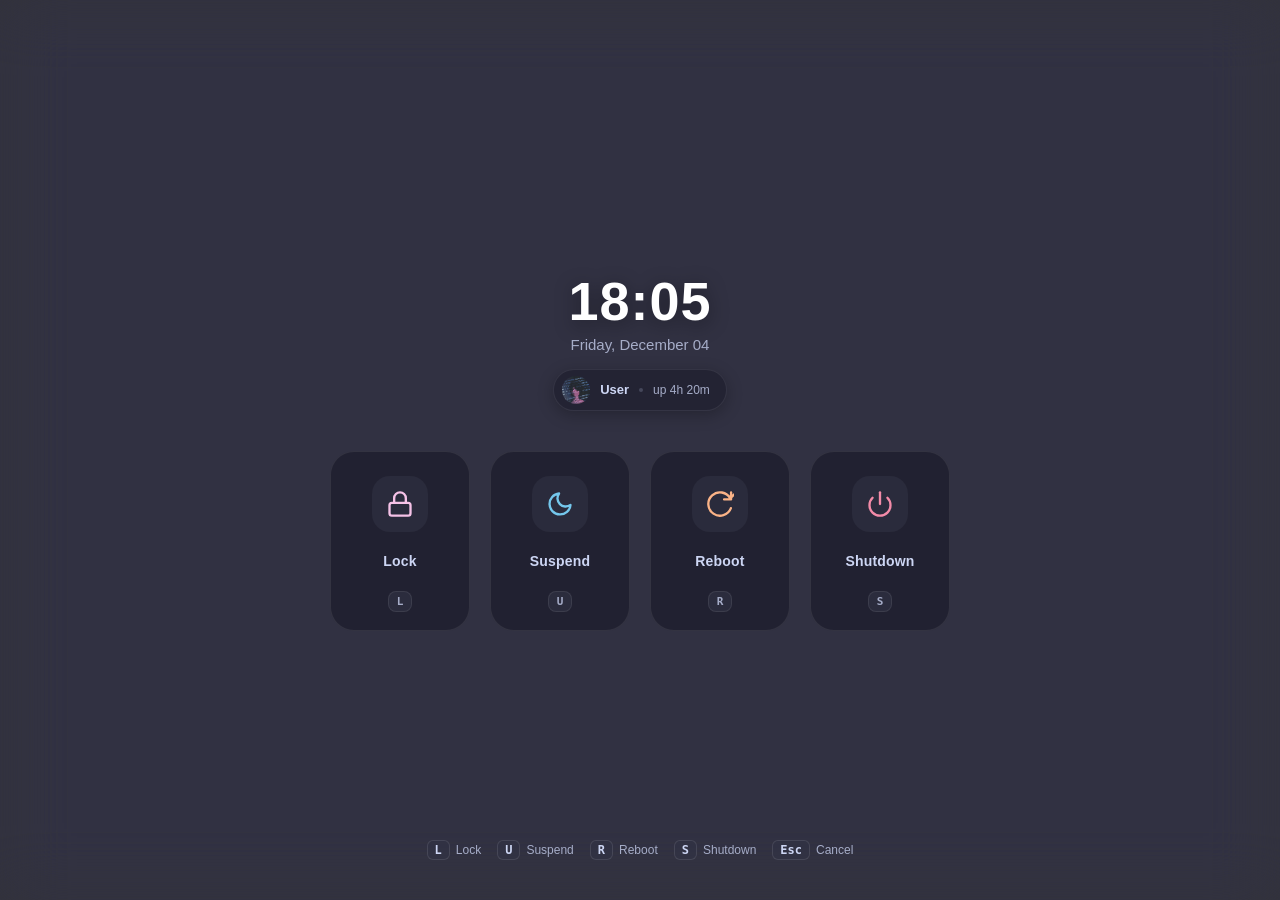
<file: .local/share/bento-power/index.html>
<!DOCTYPE html>
<html lang="en">
<head>
  <meta charset="UTF-8">
  <meta name="viewport" content="width=device-width, initial-scale=1.0">
  <title>Bento Wlogout Power Menu</title>
  <style>
    :root {
      --bg: rgba(17, 17, 27, 0.86);
      --card-bg: rgba(30, 30, 46, 0.78);
      --card-hover: rgba(49, 50, 68, 0.88);
      --border: rgba(255, 255, 255, 0.08);

      --flamingo: #f5c2e7;
      --mauve: #cba6f7;
      --pink: #f5c2e7;
      --peach: #fab387;
      --yellow: #f9e2af;
      --green: #a6e3a1;
      --teal: #94e2d5;
      --sapphire: #74c7ec;
      --blue: #89b4fa;
      --red: #f38ba8;

      --text: #cdd6f4;
      --subtext: #a6adc8;
      --surface0: #313244;
      --surface1: #45475a;
    }

    * {
      box-sizing: border-box;
      margin: 0;
      padding: 0;
      user-select: none;
      -webkit-user-select: none;
    }

    body {
      width: 100vw;
      height: 100vh;
      background: var(--bg);
      backdrop-filter: blur(32px) saturate(180%);
      -webkit-backdrop-filter: blur(32px) saturate(180%);
      font-family: -apple-system, BlinkMacSystemFont, "JetBrains Mono", "SF Pro Display", "Inter", sans-serif;
      color: var(--text);
      display: flex;
      flex-direction: column;
      justify-content: center;
      align-items: center;
      overflow: hidden;
      cursor: default;
      animation: fadeIn 0.2s cubic-bezier(0.16, 1, 0.3, 1);
    }

    @keyframes fadeIn {
      from {
        opacity: 0;
        transform: scale(0.98);
      }
      to {
        opacity: 1;
        transform: scale(1);
      }
    }

    /* TOP HEADER */
    .header-panel {
      display: flex;
      flex-direction: column;
      align-items: center;
      gap: 10px;
      margin-bottom: 40px;
      pointer-events: none;
    }

    .time-display {
      font-size: 54px;
      font-weight: 800;
      letter-spacing: 1px;
      color: #ffffff;
      text-shadow: 0 4px 20px rgba(0, 0, 0, 0.4);
    }

    .date-display {
      font-size: 15px;
      font-weight: 500;
      color: var(--subtext);
      margin-top: -6px;
    }

    .user-pill {
      display: flex;
      align-items: center;
      gap: 10px;
      background: rgba(30, 30, 46, 0.7);
      border: 1px solid var(--border);
      padding: 6px 16px 6px 8px;
      border-radius: 9999px;
      margin-top: 6px;
      box-shadow: 0 4px 16px rgba(0, 0, 0, 0.25);
    }

    .avatar-circle {
      width: 28px;
      height: 28px;
      border-radius: 50%;
      overflow: hidden;
      flex-shrink: 0;
    }

    .avatar-circle img {
      width: 100%;
      height: 100%;
      object-fit: cover;
      display: block;
    }

    .user-name {
      font-size: 13px;
      font-weight: 700;
      color: var(--text);
    }

    .user-divider {
      width: 4px;
      height: 4px;
      border-radius: 50%;
      background: var(--surface1);
    }

    .uptime-text {
      font-size: 12px;
      color: var(--subtext);
    }

    /* CARDS CONTAINER */
    .cards-row {
      display: flex;
      align-items: center;
      justify-content: center;
      gap: 20px;
      z-index: 10;
    }

    .power-card {
      width: 140px;
      height: 180px;
      background: var(--card-bg);
      border: 1px solid var(--border);
      border-radius: 24px;
      display: flex;
      flex-direction: column;
      align-items: center;
      justify-content: space-between;
      padding: 24px 16px 18px;
      cursor: pointer;
      position: relative;
      transition: all 0.22s cubic-bezier(0.16, 1, 0.3, 1);
      outline: none;
    }

    .power-card:hover, .power-card.focused {
      background: var(--card-hover);
      border-color: var(--card-color);
      transform: translateY(-8px) scale(1.05);
      box-shadow: 0 16px 36px rgba(0, 0, 0, 0.45), 0 0 20px var(--card-glow);
    }

    .power-card:active {
      transform: translateY(-2px) scale(0.98);
    }

    .icon-wrap {
      width: 56px;
      height: 56px;
      border-radius: 18px;
      background: rgba(49, 50, 68, 0.6);
      display: flex;
      align-items: center;
      justify-content: center;
      color: var(--card-color);
      transition: all 0.22s ease;
    }

    .power-card:hover .icon-wrap, .power-card.focused .icon-wrap {
      background: var(--card-color);
      color: #11111b;
      box-shadow: 0 0 16px var(--card-glow);
      transform: scale(1.08);
    }

    .icon-wrap svg {
      width: 28px;
      height: 28px;
      stroke: currentColor;
      fill: none;
      stroke-width: 2;
      stroke-linecap: round;
      stroke-linejoin: round;
    }

    .card-label {
      font-size: 14px;
      font-weight: 700;
      color: var(--text);
      letter-spacing: 0.2px;
      transition: color 0.18s ease;
    }

    .power-card:hover .card-label, .power-card.focused .card-label {
      color: #ffffff;
    }

    .key-badge {
      font-size: 11px;
      font-weight: 800;
      padding: 3px 8px;
      border-radius: 8px;
      background: rgba(49, 50, 68, 0.7);
      color: var(--subtext);
      border: 1px solid rgba(255, 255, 255, 0.08);
      font-family: "JetBrains Mono", monospace;
      transition: all 0.18s ease;
    }

    .power-card:hover .key-badge, .power-card.focused .key-badge {
      color: var(--card-color);
      border-color: var(--card-color);
      background: rgba(17, 17, 27, 0.85);
    }

    /* CARD THEMES */
    #cardLock {
      --card-color: var(--flamingo);
      --card-glow: rgba(245, 194, 231, 0.35);
    }
    #cardSuspend {
      --card-color: var(--sapphire);
      --card-glow: rgba(116, 199, 236, 0.35);
    }
    #cardReboot {
      --card-color: var(--peach);
      --card-glow: rgba(250, 179, 135, 0.35);
    }
    #cardShutdown {
      --card-color: var(--red);
      --card-glow: rgba(243, 139, 168, 0.4);
    }

    /* FOOTER HINT */
    .footer-hint {
      position: absolute;
      bottom: 40px;
      display: flex;
      align-items: center;
      gap: 16px;
      font-size: 12px;
      color: var(--subtext);
      pointer-events: none;
    }

    .hint-item {
      display: flex;
      align-items: center;
      gap: 6px;
    }

    .hint-key {
      background: rgba(49, 50, 68, 0.8);
      border: 1px solid rgba(255, 255, 255, 0.1);
      padding: 2px 7px;
      border-radius: 6px;
      font-weight: 700;
      color: var(--text);
      font-family: monospace;
    }
  </style>
</head>
<body>

  <!-- Top Header with Clock & User -->
  <div class="header-panel">
    <div class="time-display" id="clockTime">12:00</div>
    <div class="date-display" id="clockDate">Monday, 07 September</div>
    <div class="user-pill">
      <div class="avatar-circle">
        <img src="avatar.jpeg" alt="avatar">
      </div>
      <span class="user-name" id="userNameLabel">User</span>
      <div class="user-divider"></div>
      <span class="uptime-text" id="uptimeLabel">up 4h 20m</span>
    </div>
  </div>

  <!-- Wlogout Cards Row -->
  <div class="cards-row" id="cardsRow">
    <!-- Lock -->
    <div class="power-card" id="cardLock" data-action="lock" tabindex="1">
      <div class="icon-wrap">
        <svg viewBox="0 0 24 24"><rect x="3" y="11" width="18" height="11" rx="2" ry="2"></rect><path d="M7 11V7a5 5 0 0 1 10 0v4"></path></svg>
      </div>
      <span class="card-label">Lock</span>
      <span class="key-badge">L</span>
    </div>

    <!-- Suspend -->
    <div class="power-card" id="cardSuspend" data-action="suspend" tabindex="2">
      <div class="icon-wrap">
        <svg viewBox="0 0 24 24"><path d="M21 12.79A9 9 0 1 1 11.21 3 7 7 0 0 0 21 12.79z"></path></svg>
      </div>
      <span class="card-label">Suspend</span>
      <span class="key-badge">U</span>
    </div>

    <!-- Reboot -->
    <div class="power-card" id="cardReboot" data-action="reboot" tabindex="3">
      <div class="icon-wrap">
        <svg viewBox="0 0 24 24"><path d="M21.5 2v6h-6M21.34 15.57a10 10 0 1 1-.57-8.38l5.67-5.67"></path></svg>
      </div>
      <span class="card-label">Reboot</span>
      <span class="key-badge">R</span>
    </div>

    <!-- Shutdown -->
    <div class="power-card" id="cardShutdown" data-action="shutdown" tabindex="4">
      <div class="icon-wrap">
        <svg viewBox="0 0 24 24"><path d="M18.36 6.64a9 9 0 1 1-12.73 0"></path><line x1="12" y1="2" x2="12" y2="12"></line></svg>
      </div>
      <span class="card-label">Shutdown</span>
      <span class="key-badge">S</span>
    </div>
  </div>

  <!-- Bottom keyboard navigation tips -->
  <div class="footer-hint">
    <div class="hint-item"><span class="hint-key">L</span> Lock</div>
    <div class="hint-item"><span class="hint-key">U</span> Suspend</div>
    <div class="hint-item"><span class="hint-key">R</span> Reboot</div>
    <div class="hint-item"><span class="hint-key">S</span> Shutdown</div>
    <div class="hint-item"><span class="hint-key">Esc</span> Cancel</div>
  </div>

  <script>
    function sendAction(action) {
      if (window.webkit && window.webkit.messageHandlers && window.webkit.messageHandlers.power) {
        window.webkit.messageHandlers.power.postMessage(JSON.stringify({ action: action }));
      }
    }

    // Clock update
    function updateClock() {
      const now = new Date();
      const hours = String(now.getHours()).padStart(2, '0');
      const mins = String(now.getMinutes()).padStart(2, '0');
      document.getElementById('clockTime').textContent = `${hours}:${mins}`;

      const opts = { weekday: 'long', day: '2-digit', month: 'long' };
      document.getElementById('clockDate').textContent = now.toLocaleDateString('en-US', opts);
    }
    updateClock();
    setInterval(updateClock, 1000);

    // Cards click handling
    const cards = document.querySelectorAll('.power-card');
    cards.forEach(card => {
      card.addEventListener('click', (e) => {
        e.stopPropagation();
        const action = card.getAttribute('data-action');
        sendAction(action);
      });
    });

    // Clicking on backdrop (outside cards) closes menu
    document.body.addEventListener('click', (e) => {
      if (!e.target.closest('.power-card')) {
        sendAction('close');
      }
    });

    // Keyboard shortcuts
    document.addEventListener('keydown', (e) => {
      const key = e.key.toLowerCase();
      if (key === 'escape') {
        sendAction('close');
      } else if (key === 'l') {
        sendAction('lock');
      } else if (key === 'u') {
        sendAction('suspend');
      } else if (key === 'r') {
        sendAction('reboot');
      } else if (key === 's') {
        sendAction('shutdown');
      } else if (key === 'arrowright' || key === 'arrowleft') {
        // Arrow navigation between cards
        const focused = document.activeElement;
        const cardArr = Array.from(cards);
        let idx = cardArr.indexOf(focused);
        if (key === 'arrowright') {
          idx = (idx + 1) % cardArr.length;
        } else {
          idx = (idx - 1 + cardArr.length) % cardArr.length;
        }
        cardArr[idx].focus();
      }
    });

    // Public method for Python to update details
    window.updatePowerDetails = function(data) {
      if (!data) return;
      if (data.user) document.getElementById('userNameLabel').textContent = data.user;
      if (data.uptime) document.getElementById('uptimeLabel').textContent = data.uptime;
    };
  </script>
</body>
</html>
</file>
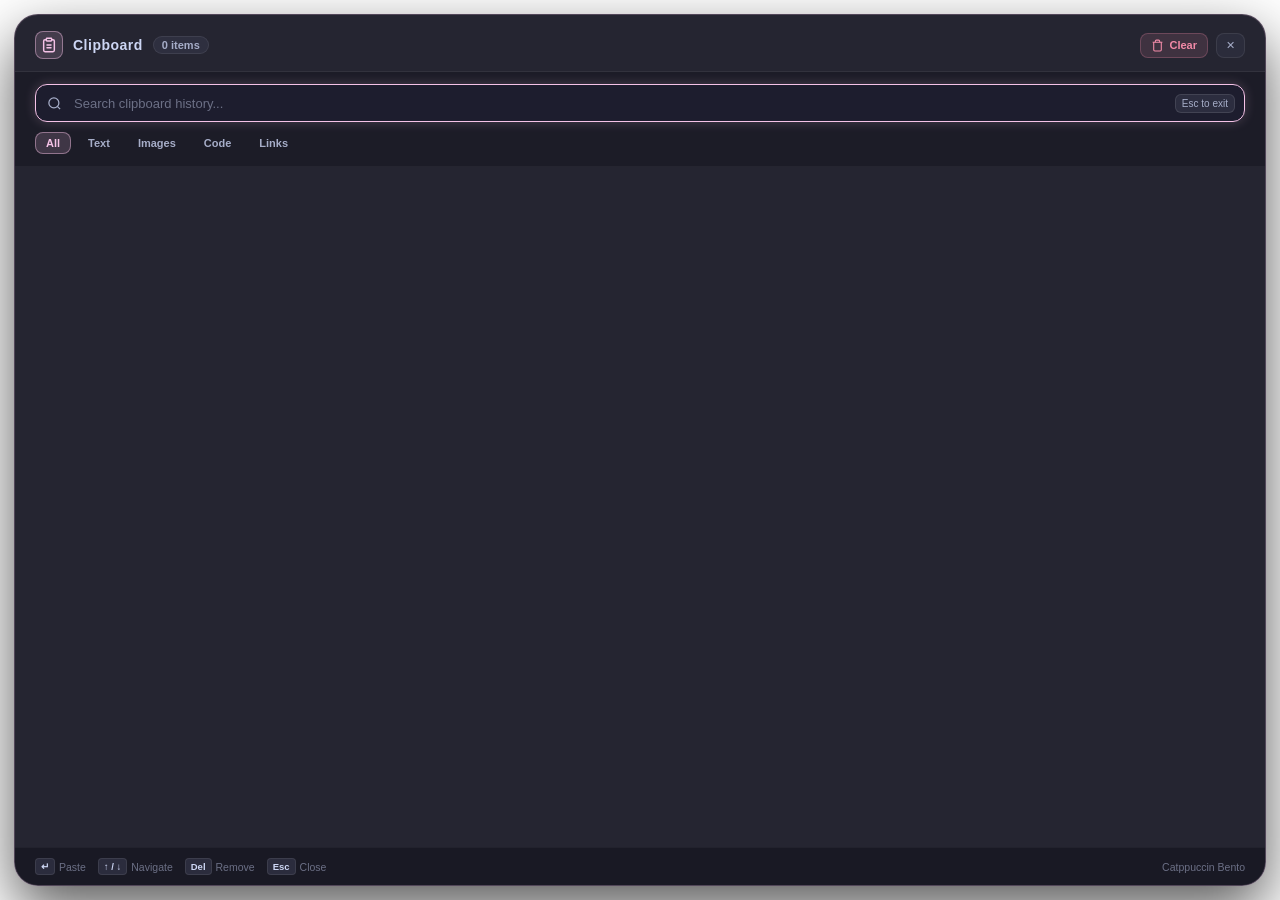
<file: .local/share/caelestia-clip/index.html>
<!DOCTYPE html>
<html lang="en">
<head>
    <meta charset="UTF-8">
    <meta name="viewport" content="width=device-width, initial-scale=1.0">
    <title>Clipboard</title>
    <style>
        :root {
            --flamingo: #f5c2e7;
            --mauve: #cba6f7;
            --accent: var(--flamingo);
            --border-active: rgba(245, 194, 231, 0.45);
            --border-subtle: rgba(245, 194, 231, 0.22);
            --glow: rgba(245, 194, 231, 0.20);
        }
        * {
            margin: 0;
            padding: 0;
            box-sizing: border-box;
            font-family: 'FiraCode Nerd Font', 'Fira Code', 'Inter', -apple-system, sans-serif;
            user-select: none;
        }

        body {
            width: 100vw;
            height: 100vh;
            background: transparent;
            overflow: hidden;
            display: flex;
            align-items: center;
            justify-content: center;
            padding: 14px;
        }

        /* --- Bento Container with Frosted Glass --- */
        .container {
            width: 100%;
            height: 100%;
            background: rgba(24, 24, 37, 0.94);
            border: 1px solid rgba(245, 194, 231, 0.22);
            border-radius: 24px;
            box-shadow: 0 24px 60px rgba(0, 0, 0, 0.65), 0 0 2px var(--glow);
            display: flex;
            flex-direction: column;
            overflow: hidden;
            backdrop-filter: blur(24px);
            -webkit-backdrop-filter: blur(24px);
        }

        /* --- Header --- */
        .header {
            padding: 16px 20px 12px 20px;
            display: flex;
            align-items: center;
            justify-content: space-between;
            border-bottom: 1px solid rgba(255, 255, 255, 0.06);
            gap: 12px;
        }

        .title-group {
            display: flex;
            align-items: center;
            gap: 10px;
        }

        .logo-icon {
            width: 28px;
            height: 28px;
            background: rgba(245, 194, 231, 0.15);
            border: 1px solid var(--border-active);
            border-radius: 8px;
            display: flex;
            align-items: center;
            justify-content: center;
            color: var(--accent);
        }

        .title-text {
            font-size: 14px;
            font-weight: 700;
            letter-spacing: 0.5px;
            color: #cdd6f4;
        }

        .badge-count {
            font-size: 11px;
            font-weight: 600;
            background: rgba(49, 50, 68, 0.8);
            border: 1px solid rgba(255, 255, 255, 0.08);
            color: #a6adc8;
            padding: 2px 8px;
            border-radius: 12px;
        }

        .actions-group {
            display: flex;
            align-items: center;
            gap: 8px;
        }

        .btn-clear {
            background: rgba(243, 139, 168, 0.12);
            border: 1px solid rgba(243, 139, 168, 0.25);
            color: #f38ba8;
            font-size: 11px;
            font-weight: 600;
            padding: 5px 10px;
            border-radius: 8px;
            cursor: pointer;
            display: flex;
            align-items: center;
            gap: 5px;
            transition: all 0.2s ease;
        }

        .btn-clear:hover {
            background: rgba(243, 139, 168, 0.25);
            border-color: #f38ba8;
            transform: scale(1.02);
        }

        .btn-close {
            background: rgba(49, 50, 68, 0.6);
            border: 1px solid rgba(255, 255, 255, 0.08);
            color: #a6adc8;
            font-size: 11px;
            padding: 5px 9px;
            border-radius: 8px;
            cursor: pointer;
            transition: all 0.2s ease;
        }

        .btn-close:hover {
            color: #cdd6f4;
            background: rgba(49, 50, 68, 1);
        }

        /* --- Search & Filters --- */
        .controls-bar {
            padding: 12px 20px;
            display: flex;
            flex-direction: column;
            gap: 10px;
            border-bottom: 1px solid rgba(255, 255, 255, 0.04);
            background: rgba(17, 17, 27, 0.4);
        }

        .search-box {
            position: relative;
            width: 100%;
            height: 38px;
            display: flex;
            align-items: center;
        }

        .search-icon {
            position: absolute;
            left: 12px;
            color: #a6adc8;
            pointer-events: none;
            display: flex;
            align-items: center;
        }

        .search-input {
            width: 100%;
            height: 100%;
            background: rgba(30, 30, 46, 0.8);
            border: 1px solid rgba(255, 255, 255, 0.08);
            border-radius: 12px;
            padding: 0 85px 0 38px;
            color: #cdd6f4;
            font-size: 13px;
            outline: none;
            transition: border-color 0.2s ease, background 0.2s ease, box-shadow 0.2s ease;
        }

        .search-input:focus {
            border-color: var(--accent);
            background: rgba(30, 30, 46, 0.98);
            box-shadow: 0 0 12px var(--glow);
        }

        .search-input::placeholder {
            color: #6c7086;
        }

        .key-hint {
            position: absolute;
            right: 10px;
            font-size: 10px;
            background: rgba(49, 50, 68, 0.8);
            border: 1px solid rgba(255, 255, 255, 0.1);
            color: #a6adc8;
            padding: 3px 6px;
            border-radius: 6px;
            pointer-events: none;
        }

        /* --- Filter Tabs --- */
        .filter-tabs {
            display: flex;
            align-items: center;
            gap: 6px;
        }

        .tab-btn {
            background: transparent;
            border: 1px solid transparent;
            color: #a6adc8;
            font-size: 11px;
            font-weight: 600;
            padding: 4px 10px;
            border-radius: 8px;
            cursor: pointer;
            transition: all 0.2s ease;
            display: flex;
            align-items: center;
            gap: 5px;
        }

        .tab-btn:hover {
            color: #cdd6f4;
            background: rgba(49, 50, 68, 0.5);
        }

        .tab-btn.active {
            background: rgba(245, 194, 231, 0.16);
            border-color: var(--border-active);
            color: var(--accent);
        }

        /* --- Item List Area --- */
        .list-container {
            flex: 1;
            overflow-y: auto;
            padding: 14px 20px;
            display: flex;
            flex-direction: column;
            gap: 10px;
        }

        .list-container::-webkit-scrollbar {
            width: 6px;
        }
        .list-container::-webkit-scrollbar-thumb {
            background: var(--glow);
            border-radius: 4px;
        }
        .list-container::-webkit-scrollbar-thumb:hover {
            background: var(--border-active);
        }

        /* --- Bento Clipboard Card --- */
        .clip-card {
            background: rgba(30, 30, 46, 0.75);
            border: 1px solid rgba(255, 255, 255, 0.06);
            border-radius: 14px;
            padding: 12px 14px;
            display: flex;
            flex-direction: column;
            gap: 8px;
            cursor: pointer;
            transition: transform 0.18s cubic-bezier(0.16, 1, 0.3, 1), border-color 0.18s ease, background 0.18s ease, box-shadow 0.18s ease;
            position: relative;
        }

        .clip-card:hover {
            background: rgba(30, 30, 46, 0.95);
            border-color: var(--border-active);
            transform: translateY(-2px);
            box-shadow: 0 8px 20px rgba(0, 0, 0, 0.35);
        }

        .clip-card.selected {
            background: rgba(30, 30, 46, 1);
            border-color: var(--accent);
            box-shadow: 0 0 16px var(--glow), 0 8px 20px rgba(0, 0, 0, 0.4);
            transform: translateY(-2px);
        }

        .card-meta {
            display: flex;
            align-items: center;
            justify-content: space-between;
            font-size: 11px;
        }

        .meta-left {
            display: flex;
            align-items: center;
            gap: 8px;
        }

        .type-badge {
            font-size: 9.5px;
            font-weight: 700;
            padding: 2px 6px;
            border-radius: 6px;
            text-transform: uppercase;
            letter-spacing: 0.5px;
        }

        .badge-text { background: rgba(205, 214, 244, 0.12); color: #cdd6f4; border: 1px solid rgba(205, 214, 244, 0.25); }
        .badge-image { background: rgba(166, 227, 161, 0.15); color: #a6e3a1; border: 1px solid rgba(166, 227, 161, 0.3); }
        .badge-url { background: rgba(250, 179, 135, 0.15); color: #fab387; border: 1px solid rgba(250, 179, 135, 0.3); }
        .badge-code { background: rgba(137, 180, 250, 0.15); color: #89b4fa; border: 1px solid rgba(137, 180, 250, 0.3); }

        .time-text {
            color: #6c7086;
        }

        .meta-actions {
            display: flex;
            align-items: center;
            gap: 6px;
            opacity: 0;
            transition: opacity 0.15s ease;
        }

        .clip-card:hover .meta-actions, .clip-card.selected .meta-actions {
            opacity: 1;
        }

        .action-btn {
            background: transparent;
            border: none;
            color: #a6adc8;
            padding: 3px;
            border-radius: 4px;
            cursor: pointer;
            display: flex;
            align-items: center;
            justify-content: center;
            transition: color 0.15s ease, background 0.15s ease;
        }

        .action-btn:hover {
            color: var(--accent);
            background: rgba(255, 255, 255, 0.08);
        }

        .action-btn.del-btn:hover {
            color: #f38ba8;
            background: rgba(243, 139, 168, 0.15);
        }

        /* --- Card Content --- */
        .content-text {
            font-size: 12.5px;
            line-height: 1.5;
            color: #bac2de;
            word-break: break-word;
            display: -webkit-box;
            -webkit-line-clamp: 3;
            -webkit-box-orient: vertical;
            overflow: hidden;
            white-space: pre-wrap;
        }

        .content-code {
            font-family: 'FiraCode Nerd Font', monospace;
            background: rgba(17, 17, 27, 0.65);
            border: 1px solid rgba(255, 255, 255, 0.04);
            border-radius: 8px;
            padding: 8px 10px;
            color: #89b4fa;
            font-size: 12px;
            line-height: 1.45;
            overflow: hidden;
            display: -webkit-box;
            -webkit-line-clamp: 3;
            -webkit-box-orient: vertical;
            white-space: pre;
        }

        .content-url {
            color: #fab387;
            text-decoration: underline;
            text-underline-offset: 2px;
        }

        /* --- Image Card Thumbnail Preview --- */
        .image-preview-wrapper {
            width: 100%;
            max-height: 220px;
            border-radius: 10px;
            overflow: hidden;
            background: rgba(17, 17, 27, 0.6);
            border: 1px solid rgba(255, 255, 255, 0.05);
            display: flex;
            align-items: center;
            justify-content: center;
        }

        .image-preview-wrapper img {
            max-width: 100%;
            max-height: 220px;
            object-fit: contain;
            border-radius: 8px;
            display: block;
        }

        .empty-state {
            flex: 1;
            display: flex;
            flex-direction: column;
            align-items: center;
            justify-content: center;
            gap: 12px;
            color: #6c7086;
            font-size: 13px;
            text-align: center;
            padding: 40px;
        }

        .empty-icon {
            width: 48px;
            height: 48px;
            color: #45475a;
        }

        /* --- Footer Info --- */
        .footer {
            padding: 10px 20px;
            background: rgba(17, 17, 27, 0.6);
            border-top: 1px solid rgba(255, 255, 255, 0.04);
            display: flex;
            align-items: center;
            justify-content: space-between;
            font-size: 10.5px;
            color: #6c7086;
        }

        .footer-hints {
            display: flex;
            align-items: center;
            gap: 12px;
        }

        .hint-pill {
            display: flex;
            align-items: center;
            gap: 4px;
        }

        .hint-key {
            background: rgba(49, 50, 68, 0.8);
            border: 1px solid rgba(255, 255, 255, 0.08);
            color: #cdd6f4;
            padding: 2px 5px;
            border-radius: 4px;
            font-size: 9.5px;
            font-weight: 600;
        }
    </style>
</head>
<body>
    <div class="container">
        <!-- Header -->
        <div class="header">
            <div class="title-group">
                <div class="logo-icon">
                    <svg width="16" height="16" viewBox="0 0 24 24" fill="none" stroke="currentColor" stroke-width="2.2" stroke-linecap="round" stroke-linejoin="round">
                        <rect x="8" y="2" width="8" height="4" rx="1" ry="1"/>
                        <path d="M16 4h2a2 2 0 0 1 2 2v14a2 2 0 0 1-2 2H6a2 2 0 0 1-2-2V6a2 2 0 0 1 2-2h2"/>
                        <path d="M9 12h6"/>
                        <path d="M9 16h6"/>
                    </svg>
                </div>
                <span class="title-text">Clipboard</span>
                <span class="badge-count" id="badge-count">0 items</span>
            </div>
            <div class="actions-group">
                <button class="btn-clear" onclick="clearAllItems()" title="Hapus semua riwayat">
                    <svg width="13" height="13" viewBox="0 0 24 24" fill="none" stroke="currentColor" stroke-width="2">
                        <polyline points="3 6 5 6 21 6"/>
                        <path d="M19 6v14a2 2 0 0 1-2 2H7a2 2 0 0 1-2-2V6m3 0V4a2 2 0 0 1 2-2h4a2 2 0 0 1 2 2v2"/>
                    </svg>
                    <span>Clear</span>
                </button>
                <button class="btn-close" onclick="closePopup()">✕</button>
            </div>
        </div>

        <!-- Controls: Search & Filter Tabs -->
        <div class="controls-bar">
            <div class="search-box">
                <span class="search-icon">
                    <svg width="15" height="15" viewBox="0 0 24 24" fill="none" stroke="currentColor" stroke-width="2">
                        <circle cx="11" cy="11" r="8"/>
                        <line x1="21" y1="21" x2="16.65" y2="16.65"/>
                    </svg>
                </span>
                <input type="text" id="search-inp" class="search-input" placeholder="Search clipboard history..." autocomplete="off">
                <span class="key-hint">Esc to exit</span>
            </div>

            <div class="filter-tabs">
                <button class="tab-btn active" data-type="all" onclick="setFilter('all')">
                    <span>All</span>
                </button>
                <button class="tab-btn" data-type="text" onclick="setFilter('text')">
                    <span>Text</span>
                </button>
                <button class="tab-btn" data-type="image" onclick="setFilter('image')">
                    <span>Images</span>
                </button>
                <button class="tab-btn" data-type="code" onclick="setFilter('code')">
                    <span>Code</span>
                </button>
                <button class="tab-btn" data-type="url" onclick="setFilter('url')">
                    <span>Links</span>
                </button>
            </div>
        </div>

        <!-- Scrollable List Area -->
        <div class="list-container" id="list-container">
            <!-- Dynamically populated -->
        </div>

        <!-- Footer -->
        <div class="footer">
            <div class="footer-hints">
                <div class="hint-pill"><span class="hint-key">↵</span><span>Paste</span></div>
                <div class="hint-pill"><span class="hint-key">↑ / ↓</span><span>Navigate</span></div>
                <div class="hint-pill"><span class="hint-key">Del</span><span>Remove</span></div>
                <div class="hint-pill"><span class="hint-key">Esc</span><span>Close</span></div>
            </div>
            <span>Catppuccin Bento</span>
        </div>
    </div>

    <script>
        let allItems = [];
        let filteredItems = [];
        let activeFilter = 'all';
        let selectedIndex = 0;

        function renderClipboard(items) {
            allItems = items || [];
            applyFilterAndRender();
        }

        function setFilter(type) {
            activeFilter = type;
            document.querySelectorAll('.tab-btn').forEach(btn => {
                btn.classList.toggle('active', btn.dataset.type === type);
            });
            applyFilterAndRender();
        }

        function applyFilterAndRender() {
            const query = document.getElementById('search-inp').value.toLowerCase().trim();

            filteredItems = allItems.filter(item => {
                if (activeFilter !== 'all') {
                    if (activeFilter === 'text' && item.type !== 'text') return false;
                    if (activeFilter === 'image' && item.type !== 'image') return false;
                    if (activeFilter === 'code' && item.type !== 'code') return false;
                    if (activeFilter === 'url' && item.type !== 'url') return false;
                }
                if (query.length > 0) {
                    if (item.type === 'image') {
                        return 'image screenshot photo'.includes(query);
                    }
                    const text = (item.content || item.preview || '').toLowerCase();
                    return text.includes(query);
                }
                return true;
            });

            selectedIndex = 0;
            updateDOM();
        }

        function formatTime(timestamp) {
            const now = Math.floor(Date.now() / 1000);
            const diff = now - timestamp;
            if (diff < 60) return 'Just now';
            if (diff < 3600) return `${Math.floor(diff / 60)}m ago`;
            if (diff < 86400) return `${Math.floor(diff / 3600)}h ago`;
            return `${Math.floor(diff / 86400)}d ago`;
        }

        function escapeHTML(str) {
            if (!str) return '';
            return str.replace(/&/g, '&amp;')
                      .replace(/</g, '&lt;')
                      .replace(/>/g, '&gt;')
                      .replace(/"/g, '&quot;')
                      .replace(/'/g, '&#039;');
        }

        function updateDOM() {
            const container = document.getElementById('list-container');
            document.getElementById('badge-count').innerText = `${allItems.length} items`;

            if (filteredItems.length === 0) {
                container.innerHTML = `
                    <div class="empty-state">
                        <svg class="empty-icon" viewBox="0 0 24 24" fill="none" stroke="currentColor" stroke-width="1.5">
                            <rect x="8" y="2" width="8" height="4" rx="1" ry="1"/>
                            <path d="M16 4h2a2 2 0 0 1 2 2v14a2 2 0 0 1-2 2H6a2 2 0 0 1-2-2V6a2 2 0 0 1 2-2h2"/>
                            <path d="m9 14 2 2 4-4"/>
                        </svg>
                        <p>No clipboard items found</p>
                    </div>
                `;
                return;
            }

            let html = '';
            filteredItems.forEach((item, idx) => {
                const isSelected = idx === selectedIndex;
                const timeStr = formatTime(item.timestamp);

                if (item.type === 'image') {
                    const dim = (item.img_width && item.img_height) ? `${item.img_width}×${item.img_height}` : 'PNG Image';
                    html += `
                        <div class="clip-card ${isSelected ? 'selected' : ''}" data-idx="${idx}" onclick="pasteItem(${item.id})">
                            <div class="card-meta">
                                <div class="meta-left">
                                    <span class="type-badge badge-image">IMG</span>
                                    <span class="time-text">${dim} • ${timeStr}</span>
                                </div>
                                <div class="meta-actions">
                                    <button class="action-btn del-btn" onclick="event.stopPropagation(); deleteItem(${item.id})" title="Delete">
                                        <svg width="12" height="12" viewBox="0 0 24 24" fill="none" stroke="currentColor" stroke-width="2.2"><line x1="18" y1="6" x2="6" y2="18"/><line x1="6" y1="6" x2="18" y2="18"/></svg>
                                    </button>
                                </div>
                            </div>
                            <div class="image-preview-wrapper">
                                <img src="file://${item.preview}" alt="Screenshot" loading="lazy">
                            </div>
                        </div>
                    `;
                } else if (item.type === 'code') {
                    html += `
                        <div class="clip-card ${isSelected ? 'selected' : ''}" data-idx="${idx}" onclick="pasteItem(${item.id})">
                            <div class="card-meta">
                                <div class="meta-left">
                                    <span class="type-badge badge-code">CODE</span>
                                    <span class="time-text">${item.char_count} chars • ${timeStr}</span>
                                </div>
                                <div class="meta-actions">
                                    <button class="action-btn del-btn" onclick="event.stopPropagation(); deleteItem(${item.id})" title="Delete">
                                        <svg width="12" height="12" viewBox="0 0 24 24" fill="none" stroke="currentColor" stroke-width="2.2"><line x1="18" y1="6" x2="6" y2="18"/><line x1="6" y1="6" x2="18" y2="18"/></svg>
                                    </button>
                                </div>
                            </div>
                            <div class="content-code">${escapeHTML(item.preview)}</div>
                        </div>
                    `;
                } else if (item.type === 'url') {
                    html += `
                        <div class="clip-card ${isSelected ? 'selected' : ''}" data-idx="${idx}" onclick="pasteItem(${item.id})">
                            <div class="card-meta">
                                <div class="meta-left">
                                    <span class="type-badge badge-url">LINK</span>
                                    <span class="time-text">${timeStr}</span>
                                </div>
                                <div class="meta-actions">
                                    <button class="action-btn del-btn" onclick="event.stopPropagation(); deleteItem(${item.id})" title="Delete">
                                        <svg width="12" height="12" viewBox="0 0 24 24" fill="none" stroke="currentColor" stroke-width="2.2"><line x1="18" y1="6" x2="6" y2="18"/><line x1="6" y1="6" x2="18" y2="18"/></svg>
                                    </button>
                                </div>
                            </div>
                            <div class="content-text content-url">${escapeHTML(item.preview)}</div>
                        </div>
                    `;
                } else {
                    html += `
                        <div class="clip-card ${isSelected ? 'selected' : ''}" data-idx="${idx}" onclick="pasteItem(${item.id})">
                            <div class="card-meta">
                                <div class="meta-left">
                                    <span class="type-badge badge-text">TXT</span>
                                    <span class="time-text">${item.char_count} chars • ${timeStr}</span>
                                </div>
                                <div class="meta-actions">
                                    <button class="action-btn del-btn" onclick="event.stopPropagation(); deleteItem(${item.id})" title="Delete">
                                        <svg width="12" height="12" viewBox="0 0 24 24" fill="none" stroke="currentColor" stroke-width="2.2"><line x1="18" y1="6" x2="6" y2="18"/><line x1="6" y1="6" x2="18" y2="18"/></svg>
                                    </button>
                                </div>
                            </div>
                            <div class="content-text">${escapeHTML(item.preview)}</div>
                        </div>
                    `;
                }
            });

            container.innerHTML = html;

            // Scroll selected card into view smoothly
            const selectedElem = container.children[selectedIndex];
            if (selectedElem) {
                selectedElem.scrollIntoView({ block: 'nearest', behavior: 'smooth' });
            }
        }

        function sendPython(action, id = null) {
            if (window.webkit && window.webkit.messageHandlers && window.webkit.messageHandlers.clip) {
                window.webkit.messageHandlers.clip.postMessage(JSON.stringify({ action, id }));
            }
        }

        function pasteItem(id) {
            sendPython('paste', id);
        }

        function deleteItem(id) {
            sendPython('delete', id);
        }

        function clearAllItems() {
            sendPython('clear_all');
        }

        function closePopup() {
            sendPython('close');
        }

        // --- Keyboard Navigation ---
        document.addEventListener('keydown', (e) => {
            if (e.key === 'Escape') {
                closePopup();
                return;
            }

            if (e.key === 'ArrowDown') {
                e.preventDefault();
                if (filteredItems.length > 0) {
                    selectedIndex = (selectedIndex + 1) % filteredItems.length;
                    updateDOMSelection();
                }
                return;
            }

            if (e.key === 'ArrowUp') {
                e.preventDefault();
                if (filteredItems.length > 0) {
                    selectedIndex = (selectedIndex - 1 + filteredItems.length) % filteredItems.length;
                    updateDOMSelection();
                }
                return;
            }

            if (e.key === 'Enter') {
                e.preventDefault();
                if (filteredItems[selectedIndex]) {
                    pasteItem(filteredItems[selectedIndex].id);
                }
                return;
            }

            if (e.key === 'Delete' || (e.shiftKey && e.key === 'Backspace')) {
                e.preventDefault();
                if (filteredItems[selectedIndex]) {
                    deleteItem(filteredItems[selectedIndex].id);
                }
                return;
            }
        });

        function updateDOMSelection() {
            const cards = document.querySelectorAll('.clip-card');
            cards.forEach((c, idx) => {
                c.classList.toggle('selected', idx === selectedIndex);
            });
            const sel = cards[selectedIndex];
            if (sel) {
                sel.scrollIntoView({ block: 'nearest', behavior: 'smooth' });
            }
        }

        document.getElementById('search-inp').addEventListener('input', () => {
            applyFilterAndRender();
        });

        window.onload = () => {
            document.getElementById('search-inp').focus();
        };
    </script>
</body>
</html>
</file>
